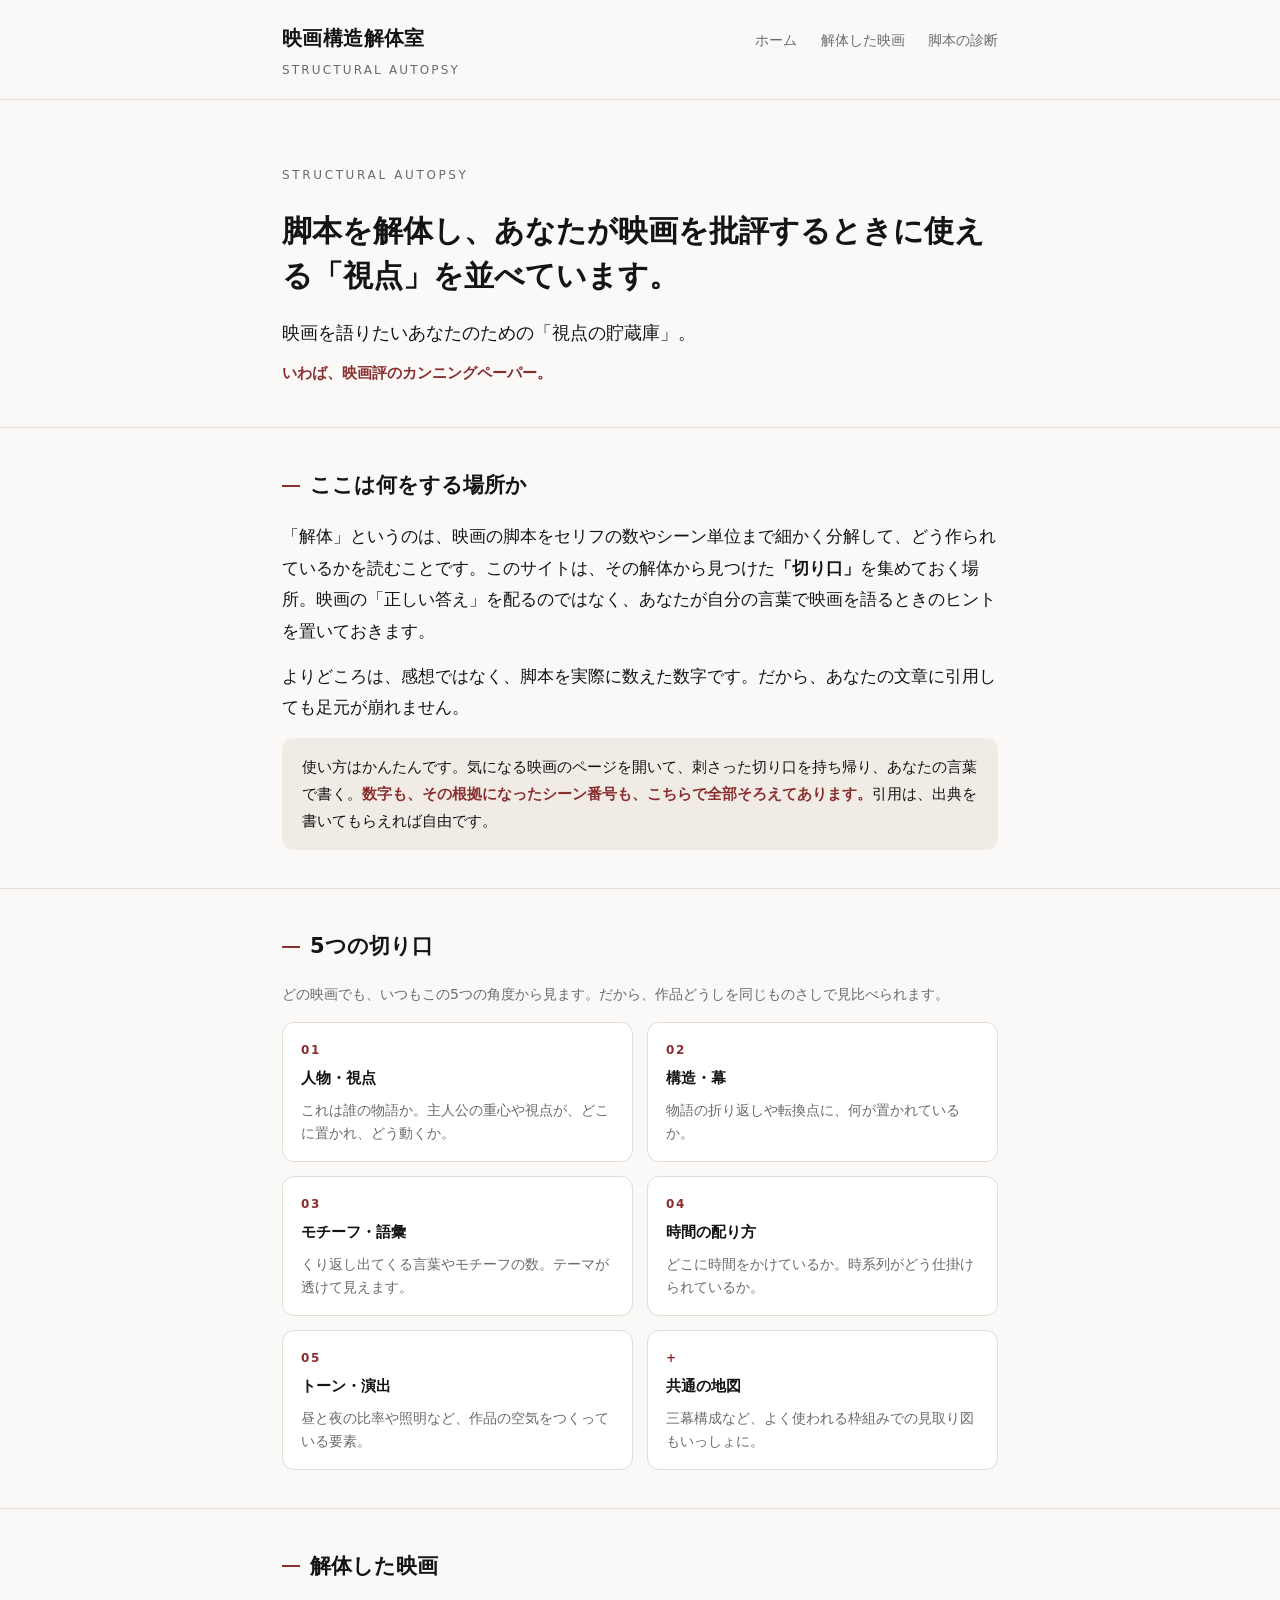
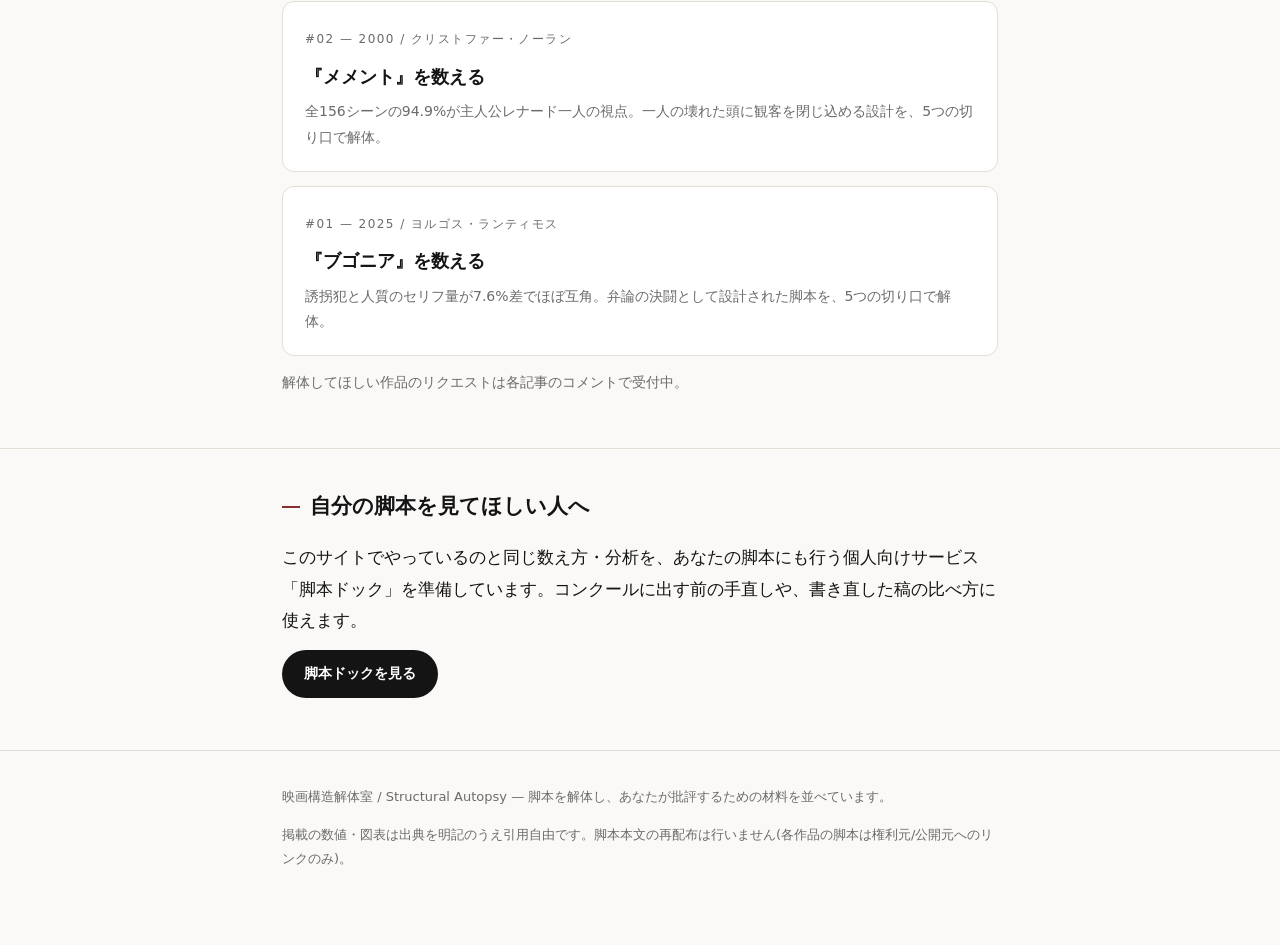
<file: index.html>
<!DOCTYPE html>
<html lang="ja">
<head>
<meta charset="utf-8">
<meta name="viewport" content="width=device-width, initial-scale=1">
<title>映画構造解体室 / Structural Autopsy</title>
<meta name="description" content="映画を語りたいあなたのための「視点の貯蔵庫」。脚本を解体し、批評に使える「視点」を並べています。">
<meta property="og:title" content="映画構造解体室 / Structural Autopsy">
<meta property="og:description" content="脚本を解体し、あなたが映画を批評するときに使える「視点」を並べる、映画批評のためのカンニングペーパー。">
<meta property="og:type" content="website">
<link rel="stylesheet" href="style.css">
</head>
<body>

<header class="site-head">
  <div class="wrap">
    <a class="brand" href="index.html">映画構造解体室<small>Structural Autopsy</small></a>
    <nav class="nav">
      <a href="index.html">ホーム</a>
      <a href="bugonia.html">解体した映画</a>
      <a href="dock.html">脚本の診断</a>
    </nav>
  </div>
</header>

<div class="hero">
  <div class="wrap">
    <p class="en">Structural Autopsy</p>
    <h1>脚本を解体し、あなたが映画を批評するときに使える「視点」を並べています。</h1>
    <p class="lead">映画を語りたいあなたのための「視点の貯蔵庫」。</p>
    <p class="sub">いわば、映画評のカンニングペーパー。</p>
  </div>
</div>

<section>
  <div class="wrap">
    <h2>ここは何をする場所か</h2>
    <p>「解体」というのは、映画の脚本をセリフの数やシーン単位まで細かく分解して、どう作られているかを読むことです。このサイトは、その解体から見つけた<strong>「切り口」</strong>を集めておく場所。映画の「正しい答え」を配るのではなく、あなたが自分の言葉で映画を語るときのヒントを置いておきます。</p>
    <p>よりどころは、感想ではなく、脚本を実際に数えた数字です。だから、あなたの文章に引用しても足元が崩れません。</p>
    <div class="callout">
      使い方はかんたんです。気になる映画のページを開いて、刺さった切り口を持ち帰り、あなたの言葉で書く。<strong>数字も、その根拠になったシーン番号も、こちらで全部そろえてあります。</strong>引用は、出典を書いてもらえれば自由です。
    </div>
  </div>
</section>

<section>
  <div class="wrap">
    <h2>5つの切り口</h2>
    <p class="muted">どの映画でも、いつもこの5つの角度から見ます。だから、作品どうしを同じものさしで見比べられます。</p>
    <div class="shelves">
      <div class="shelf"><div class="n">01</div><h4>人物・視点</h4><p>これは誰の物語か。主人公の重心や視点が、どこに置かれ、どう動くか。</p></div>
      <div class="shelf"><div class="n">02</div><h4>構造・幕</h4><p>物語の折り返しや転換点に、何が置かれているか。</p></div>
      <div class="shelf"><div class="n">03</div><h4>モチーフ・語彙</h4><p>くり返し出てくる言葉やモチーフの数。テーマが透けて見えます。</p></div>
      <div class="shelf"><div class="n">04</div><h4>時間の配り方</h4><p>どこに時間をかけているか。時系列がどう仕掛けられているか。</p></div>
      <div class="shelf"><div class="n">05</div><h4>トーン・演出</h4><p>昼と夜の比率や照明など、作品の空気をつくっている要素。</p></div>
      <div class="shelf"><div class="n">+</div><h4>共通の地図</h4><p>三幕構成など、よく使われる枠組みでの見取り図もいっしょに。</p></div>
    </div>
  </div>
</section>

<section>
  <div class="wrap">
    <h2>解体した映画</h2>
    <a class="entry" href="memento.html">
      <span class="tag">#02 — 2000 / クリストファー・ノーラン</span>
      <h3>『メメント』を数える</h3>
      <p>全156シーンの94.9%が主人公レナード一人の視点。一人の壊れた頭に観客を閉じ込める設計を、5つの切り口で解体。</p>
    </a>
    <a class="entry" href="bugonia.html">
      <span class="tag">#01 — 2025 / ヨルゴス・ランティモス</span>
      <h3>『ブゴニア』を数える</h3>
      <p>誘拐犯と人質のセリフ量が7.6%差でほぼ互角。弁論の決闘として設計された脚本を、5つの切り口で解体。</p>
    </a>
    <p class="muted">解体してほしい作品のリクエストは各記事のコメントで受付中。</p>
  </div>
</section>

<section>
  <div class="wrap">
    <h2>自分の脚本を見てほしい人へ</h2>
    <p>このサイトでやっているのと同じ数え方・分析を、あなたの脚本にも行う個人向けサービス「脚本ドック」を準備しています。コンクールに出す前の手直しや、書き直した稿の比べ方に使えます。</p>
    <p><a class="btn" href="dock.html">脚本ドックを見る</a></p>
  </div>
</section>

<footer class="site-foot">
  <div class="wrap">
    <p>映画構造解体室 / Structural Autopsy — 脚本を解体し、あなたが批評するための材料を並べています。</p>
    <p>掲載の数値・図表は出典を明記のうえ引用自由です。脚本本文の再配布は行いません(各作品の脚本は権利元/公開元へのリンクのみ)。</p>
  </div>
</footer>

<!-- Cloudflare Web Analytics --><script defer src="https://static.cloudflareinsights.com/beacon.min.js" data-cf-beacon='{"token": "09574a74dbfd4d34b3678c488ac3f23f"}'></script><!-- End Cloudflare Web Analytics -->
</body>
</html>
</file>
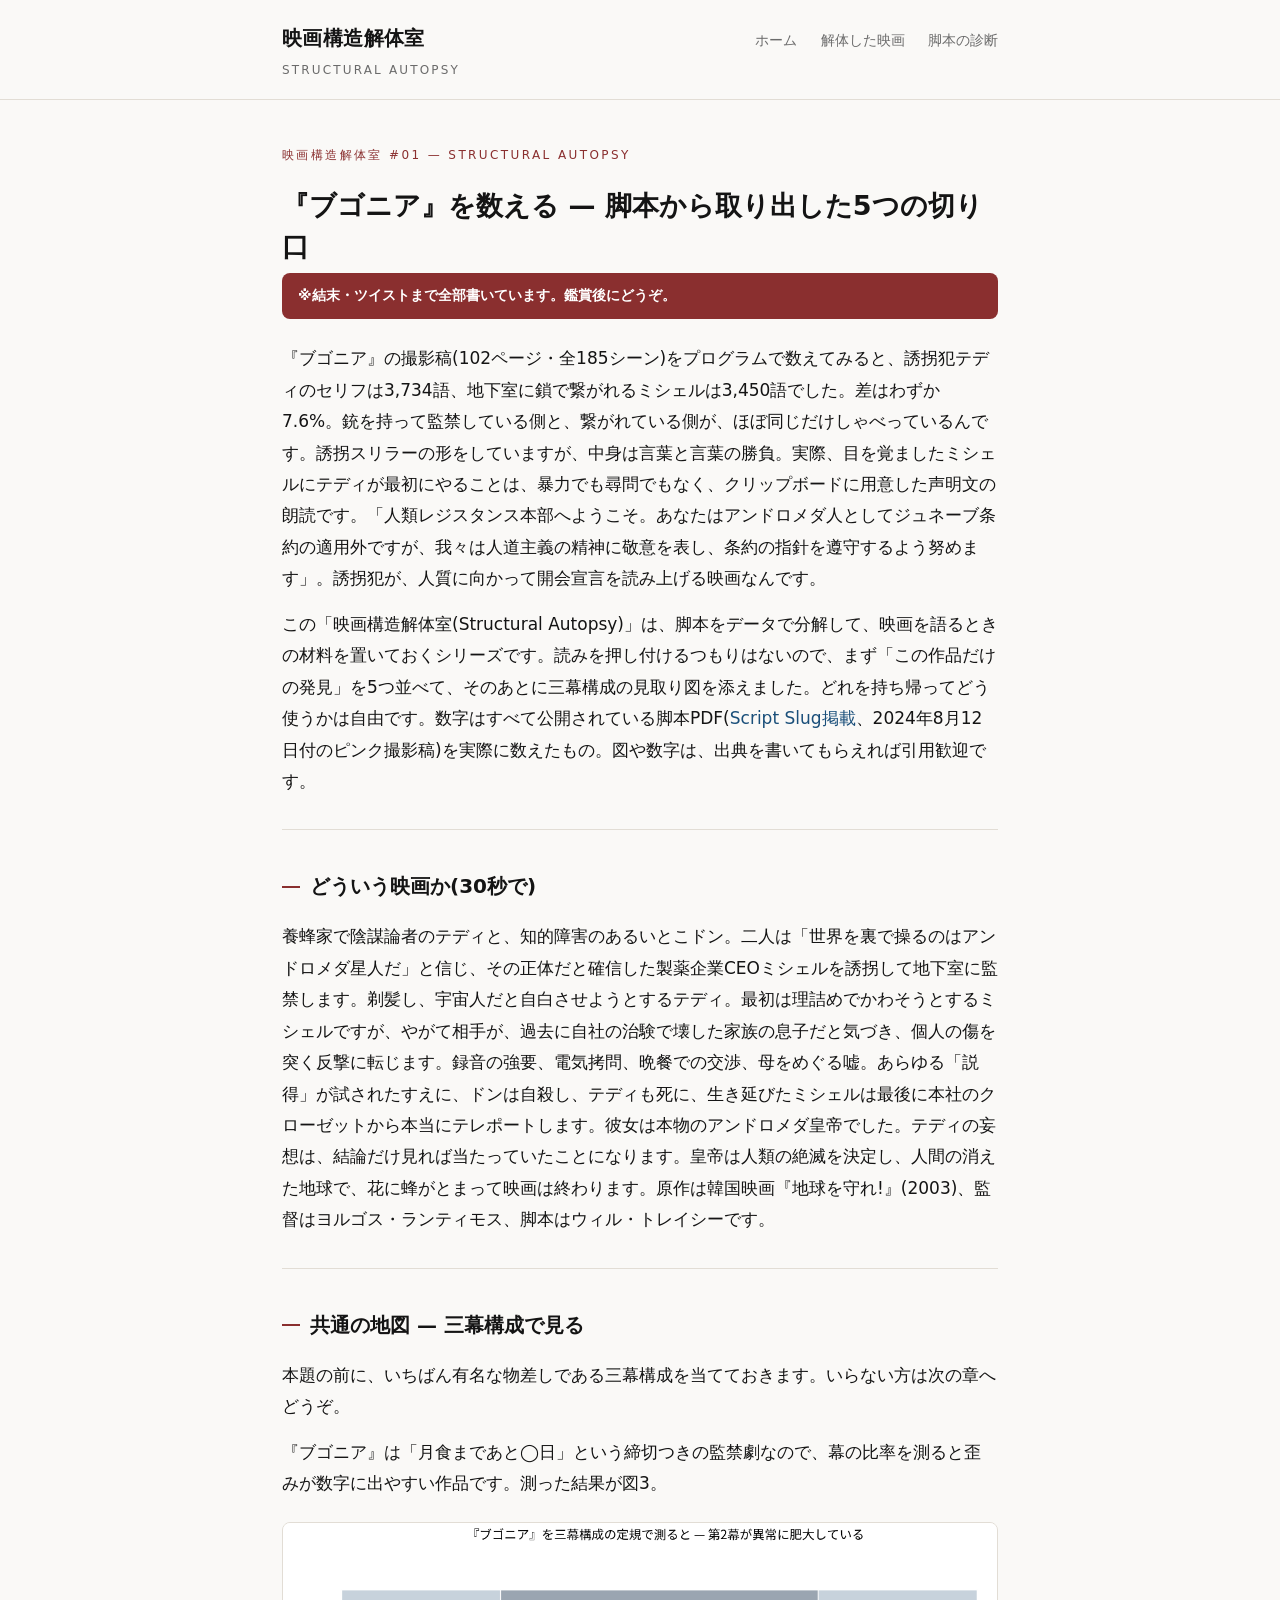
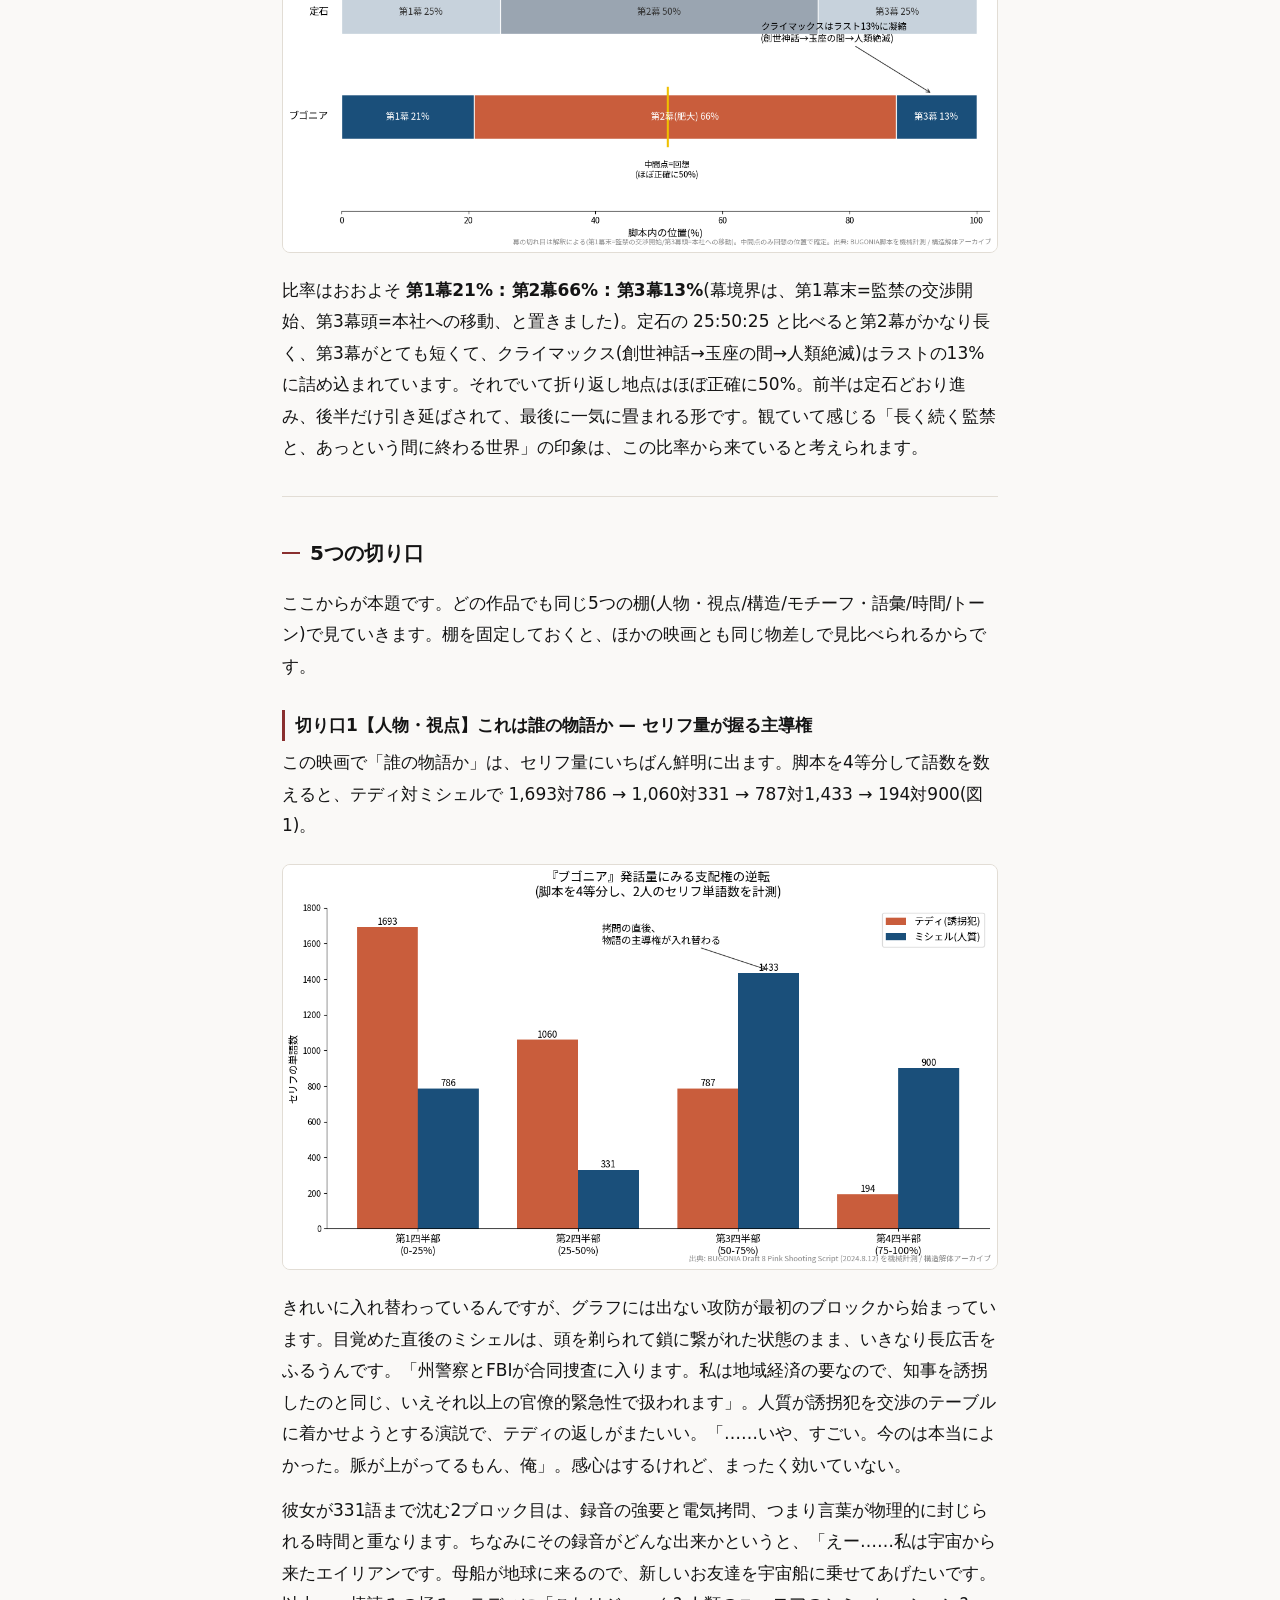
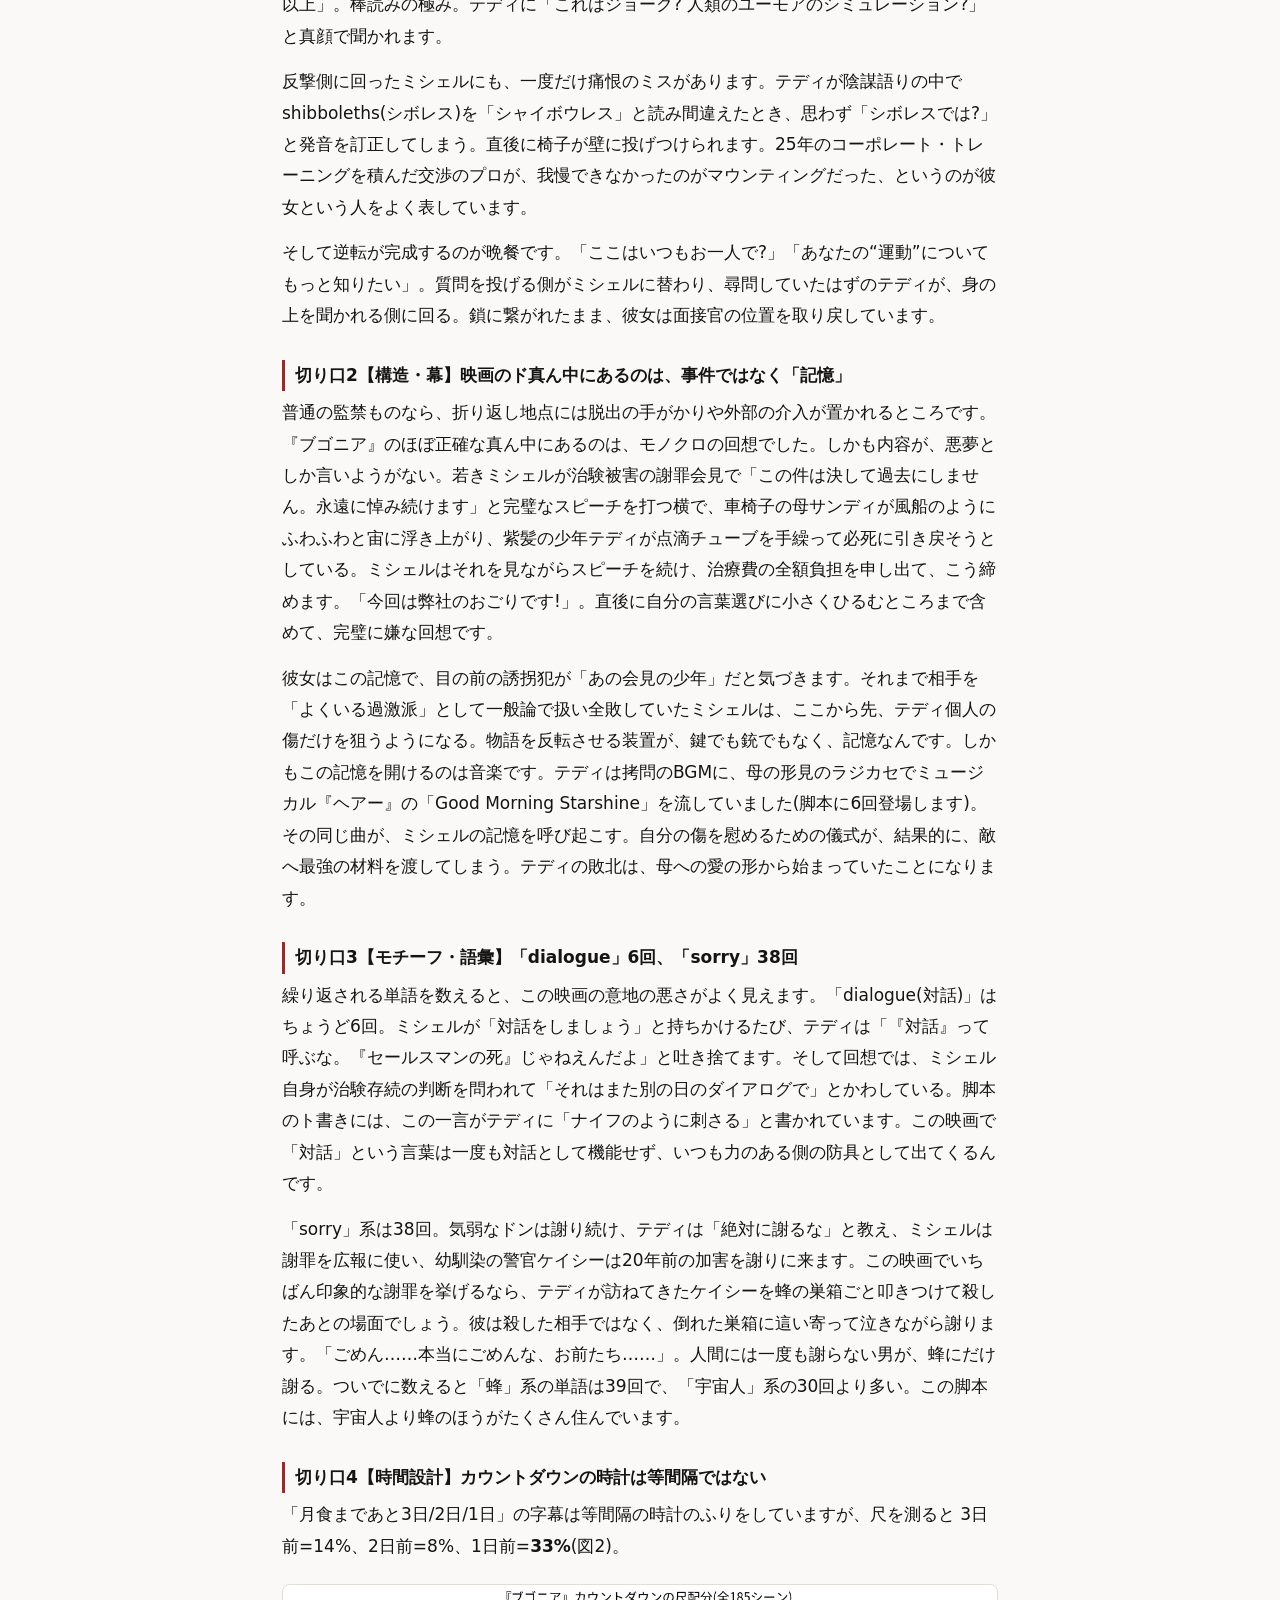
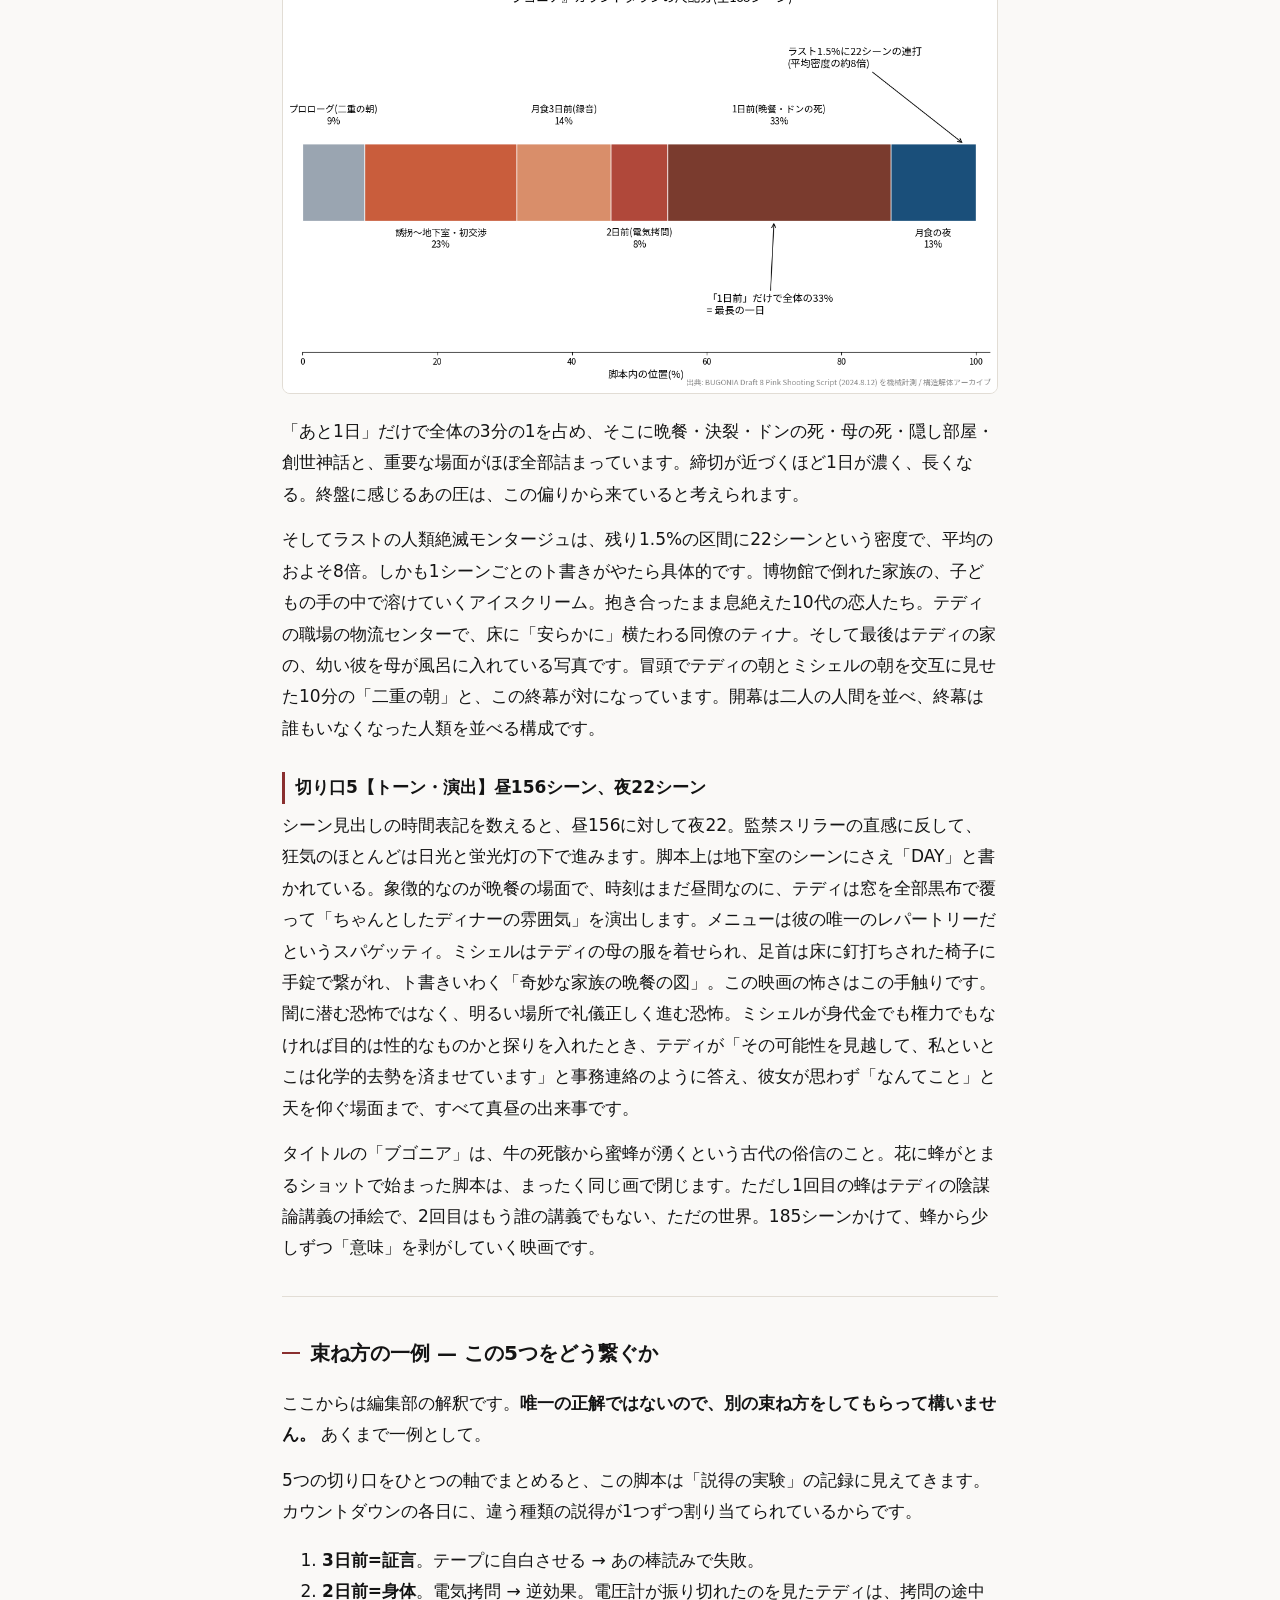
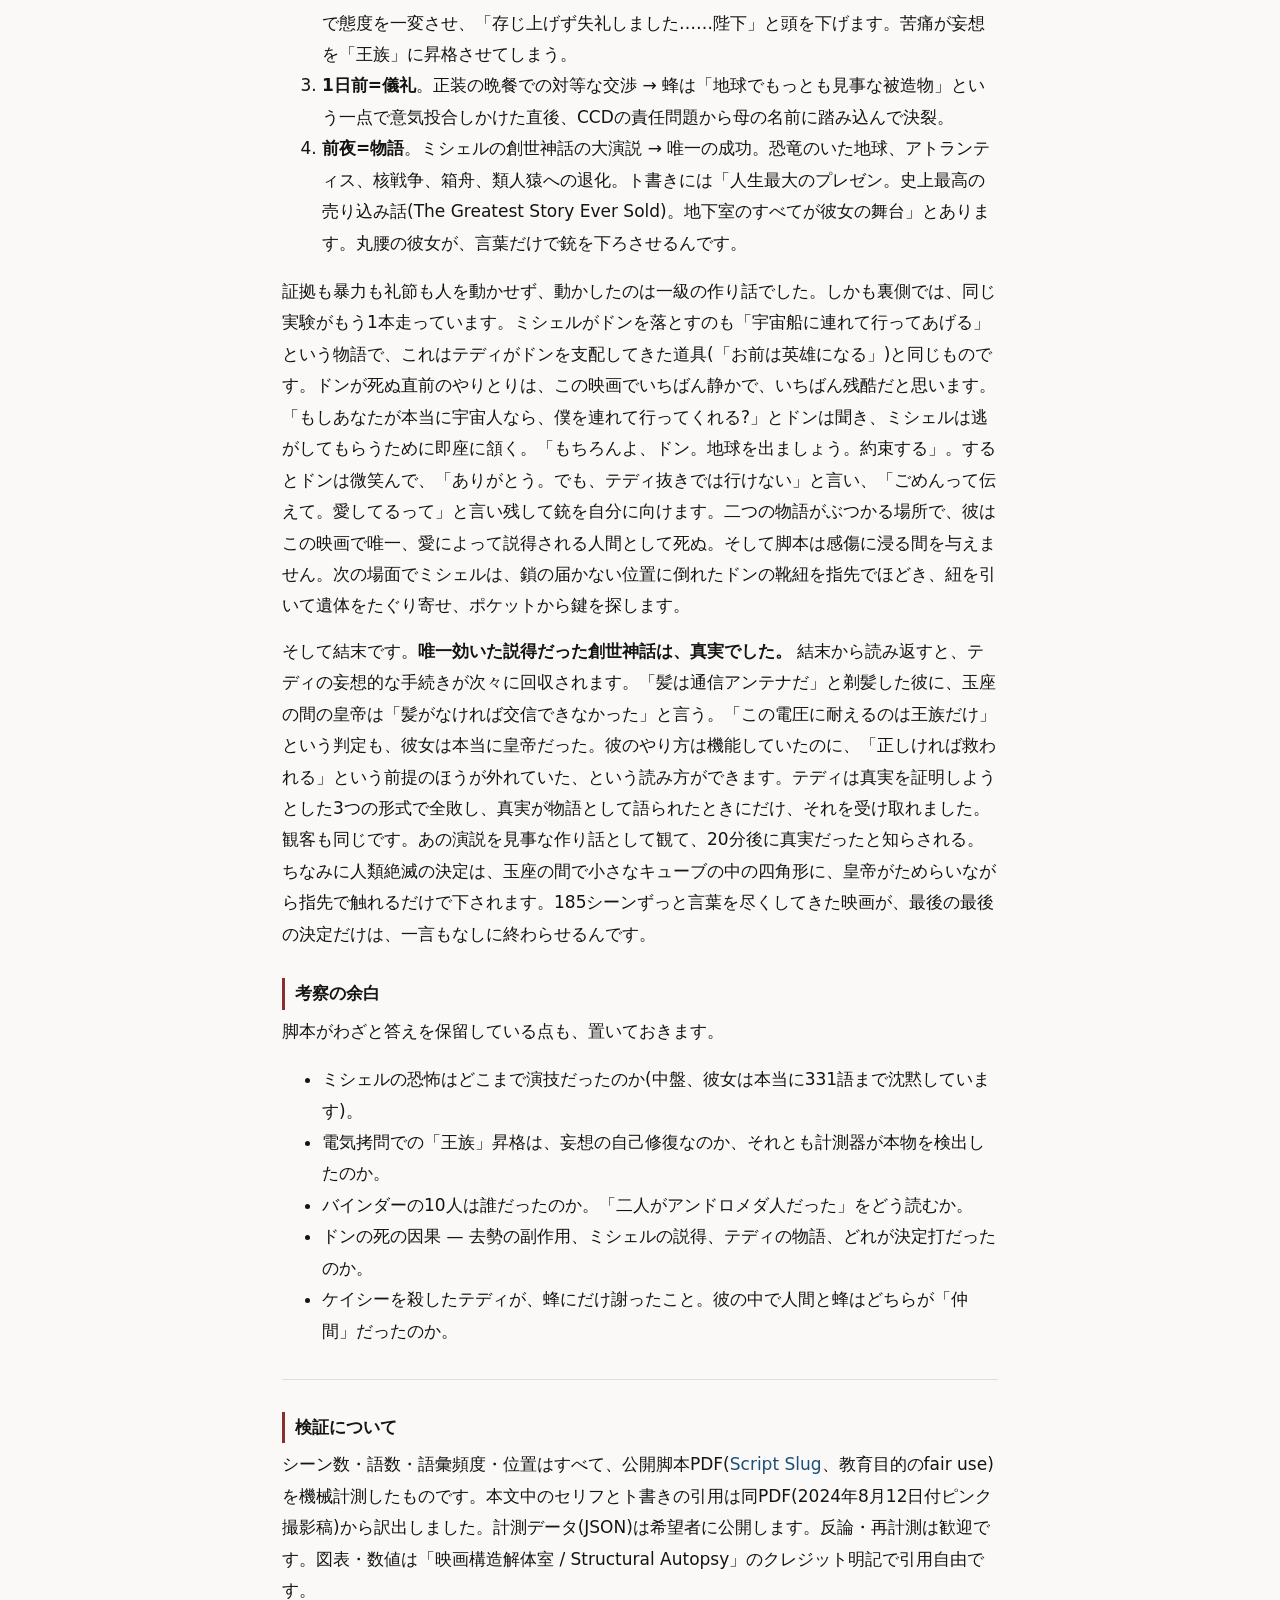
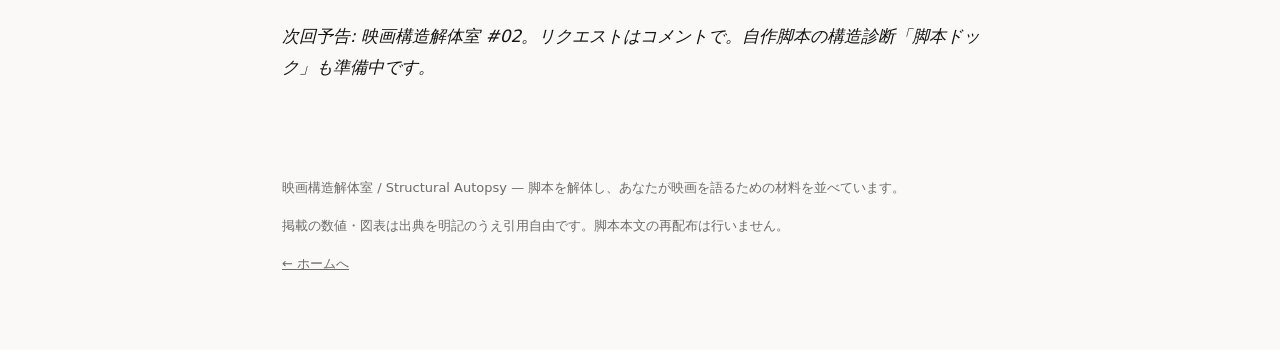
<file: bugonia.html>
<!DOCTYPE html>
<html lang="ja">
<head>
<meta charset="utf-8">
<meta name="viewport" content="width=device-width, initial-scale=1">
<title>『ブゴニア』を数える | 映画構造解体室</title>
<meta name="description" content="『ブゴニア』の脚本を5つの切り口で解体。誘拐犯と人質のセリフ量は7.6%差でほぼ互角だった。">
<meta property="og:title" content="『ブゴニア』を数える — 脚本から取り出した5つの切り口">
<meta property="og:description" content="誘拐犯と人質のセリフ量が7.6%差でほぼ互角。言葉と言葉の勝負として設計された脚本を数える。">
<meta property="og:type" content="article">
<link rel="stylesheet" href="style.css">
</head>
<body>
<header class="site-head">
  <div class="wrap">
    <a class="brand" href="index.html">映画構造解体室<small>Structural Autopsy</small></a>
    <nav class="nav">
      <a href="index.html">ホーム</a>
      <a href="bugonia.html">解体した映画</a>
      <a href="dock.html">脚本の診断</a>
    </nav>
  </div>
</header>
<div class="article">
  <div class="wrap">
    <p class="kicker">映画構造解体室 #01 — Structural Autopsy</p>
    <h1>『ブゴニア』を数える — 脚本から取り出した5つの切り口</h1>
    <p class="spoiler">※結末・ツイストまで全部書いています。鑑賞後にどうぞ。</p>
<p>『ブゴニア』の撮影稿(102ページ・全185シーン)をプログラムで数えてみると、誘拐犯テディのセリフは3,734語、地下室に鎖で繋がれるミシェルは3,450語でした。差はわずか7.6%。銃を持って監禁している側と、繋がれている側が、ほぼ同じだけしゃべっているんです。誘拐スリラーの形をしていますが、中身は言葉と言葉の勝負。実際、目を覚ましたミシェルにテディが最初にやることは、暴力でも尋問でもなく、クリップボードに用意した声明文の朗読です。「人類レジスタンス本部へようこそ。あなたはアンドロメダ人としてジュネーブ条約の適用外ですが、我々は人道主義の精神に敬意を表し、条約の指針を遵守するよう努めます」。誘拐犯が、人質に向かって開会宣言を読み上げる映画なんです。</p>
<p>この「映画構造解体室(Structural Autopsy)」は、脚本をデータで分解して、映画を語るときの材料を置いておくシリーズです。読みを押し付けるつもりはないので、まず「この作品だけの発見」を5つ並べて、そのあとに三幕構成の見取り図を添えました。どれを持ち帰ってどう使うかは自由です。数字はすべて公開されている脚本PDF(<a href="https://www.scriptslug.com/script/bugonia-2025">Script Slug掲載</a>、2024年8月12日付のピンク撮影稿)を実際に数えたもの。図や数字は、出典を書いてもらえれば引用歓迎です。</p>
<hr />
<h2 id="どういう映画か30秒で">どういう映画か(30秒で)</h2>
<p>養蜂家で陰謀論者のテディと、知的障害のあるいとこドン。二人は「世界を裏で操るのはアンドロメダ星人だ」と信じ、その正体だと確信した製薬企業CEOミシェルを誘拐して地下室に監禁します。剃髪し、宇宙人だと自白させようとするテディ。最初は理詰めでかわそうとするミシェルですが、やがて相手が、過去に自社の治験で壊した家族の息子だと気づき、個人の傷を突く反撃に転じます。録音の強要、電気拷問、晩餐での交渉、母をめぐる嘘。あらゆる「説得」が試されたすえに、ドンは自殺し、テディも死に、生き延びたミシェルは最後に本社のクローゼットから本当にテレポートします。彼女は本物のアンドロメダ皇帝でした。テディの妄想は、結論だけ見れば当たっていたことになります。皇帝は人類の絶滅を決定し、人間の消えた地球で、花に蜂がとまって映画は終わります。原作は韓国映画『地球を守れ!』(2003)、監督はヨルゴス・ランティモス、脚本はウィル・トレイシーです。</p>
<hr />
<h2 id="共通の地図-三幕構成で見る">共通の地図 — 三幕構成で見る</h2>
<p>本題の前に、いちばん有名な物差しである三幕構成を当てておきます。いらない方は次の章へどうぞ。</p>
<p>『ブゴニア』は「月食まであと◯日」という締切つきの監禁劇なので、幕の比率を測ると歪みが数字に出やすい作品です。測った結果が図3。</p>
<p><img src="assets/chart3.png" alt="三幕の地図" />比率はおおよそ <strong>第1幕21% : 第2幕66% : 第3幕13%</strong>(幕境界は、第1幕末=監禁の交渉開始、第3幕頭=本社への移動、と置きました)。定石の 25:50:25 と比べると第2幕がかなり長く、第3幕がとても短くて、クライマックス(創世神話→玉座の間→人類絶滅)はラストの13%に詰め込まれています。それでいて折り返し地点はほぼ正確に50%。前半は定石どおり進み、後半だけ引き延ばされて、最後に一気に畳まれる形です。観ていて感じる「長く続く監禁と、あっという間に終わる世界」の印象は、この比率から来ていると考えられます。</p>
<hr />
<h2 id="つの切り口">5つの切り口</h2>
<p>ここからが本題です。どの作品でも同じ5つの棚(人物・視点/構造/モチーフ・語彙/時間/トーン)で見ていきます。棚を固定しておくと、ほかの映画とも同じ物差しで見比べられるからです。</p>
<h3 id="切り口1人物視点これは誰の物語か-セリフ量が握る主導権">切り口1【人物・視点】これは誰の物語か — セリフ量が握る主導権</h3>
<p>この映画で「誰の物語か」は、セリフ量にいちばん鮮明に出ます。脚本を4等分して語数を数えると、テディ対ミシェルで 1,693対786 → 1,060対331 → 787対1,433 → 194対900(図1)。</p>
<p><img src="assets/chart1.png" alt="発話量の逆転" />きれいに入れ替わっているんですが、グラフには出ない攻防が最初のブロックから始まっています。目覚めた直後のミシェルは、頭を剃られて鎖に繋がれた状態のまま、いきなり長広舌をふるうんです。「州警察とFBIが合同捜査に入ります。私は地域経済の要なので、知事を誘拐したのと同じ、いえそれ以上の官僚的緊急性で扱われます」。人質が誘拐犯を交渉のテーブルに着かせようとする演説で、テディの返しがまたいい。「……いや、すごい。今のは本当によかった。脈が上がってるもん、俺」。感心はするけれど、まったく効いていない。</p>
<p>彼女が331語まで沈む2ブロック目は、録音の強要と電気拷問、つまり言葉が物理的に封じられる時間と重なります。ちなみにその録音がどんな出来かというと、「えー……私は宇宙から来たエイリアンです。母船が地球に来るので、新しいお友達を宇宙船に乗せてあげたいです。以上」。棒読みの極み。テディに「これはジョーク? 人類のユーモアのシミュレーション?」と真顔で聞かれます。</p>
<p>反撃側に回ったミシェルにも、一度だけ痛恨のミスがあります。テディが陰謀語りの中で shibboleths(シボレス)を「シャイボウレス」と読み間違えたとき、思わず「シボレスでは?」と発音を訂正してしまう。直後に椅子が壁に投げつけられます。25年のコーポレート・トレーニングを積んだ交渉のプロが、我慢できなかったのがマウンティングだった、というのが彼女という人をよく表しています。</p>
<p>そして逆転が完成するのが晩餐です。「ここはいつもお一人で?」「あなたの“運動”についてもっと知りたい」。質問を投げる側がミシェルに替わり、尋問していたはずのテディが、身の上を聞かれる側に回る。鎖に繋がれたまま、彼女は面接官の位置を取り戻しています。</p>
<h3 id="切り口2構造幕映画のド真ん中にあるのは事件ではなく記憶">切り口2【構造・幕】映画のド真ん中にあるのは、事件ではなく「記憶」</h3>
<p>普通の監禁ものなら、折り返し地点には脱出の手がかりや外部の介入が置かれるところです。『ブゴニア』のほぼ正確な真ん中にあるのは、モノクロの回想でした。しかも内容が、悪夢としか言いようがない。若きミシェルが治験被害の謝罪会見で「この件は決して過去にしません。永遠に悼み続けます」と完璧なスピーチを打つ横で、車椅子の母サンディが風船のようにふわふわと宙に浮き上がり、紫髪の少年テディが点滴チューブを手繰って必死に引き戻そうとしている。ミシェルはそれを見ながらスピーチを続け、治療費の全額負担を申し出て、こう締めます。「今回は弊社のおごりです!」。直後に自分の言葉選びに小さくひるむところまで含めて、完璧に嫌な回想です。</p>
<p>彼女はこの記憶で、目の前の誘拐犯が「あの会見の少年」だと気づきます。それまで相手を「よくいる過激派」として一般論で扱い全敗していたミシェルは、ここから先、テディ個人の傷だけを狙うようになる。物語を反転させる装置が、鍵でも銃でもなく、記憶なんです。しかもこの記憶を開けるのは音楽です。テディは拷問のBGMに、母の形見のラジカセでミュージカル『ヘアー』の「Good Morning Starshine」を流していました(脚本に6回登場します)。その同じ曲が、ミシェルの記憶を呼び起こす。自分の傷を慰めるための儀式が、結果的に、敵へ最強の材料を渡してしまう。テディの敗北は、母への愛の形から始まっていたことになります。</p>
<h3 id="切り口3モチーフ語彙dialogue6回sorry38回">切り口3【モチーフ・語彙】「dialogue」6回、「sorry」38回</h3>
<p>繰り返される単語を数えると、この映画の意地の悪さがよく見えます。「dialogue(対話)」はちょうど6回。ミシェルが「対話をしましょう」と持ちかけるたび、テディは「『対話』って呼ぶな。『セールスマンの死』じゃねえんだよ」と吐き捨てます。そして回想では、ミシェル自身が治験存続の判断を問われて「それはまた別の日のダイアログで」とかわしている。脚本のト書きには、この一言がテディに「ナイフのように刺さる」と書かれています。この映画で「対話」という言葉は一度も対話として機能せず、いつも力のある側の防具として出てくるんです。</p>
<p>「sorry」系は38回。気弱なドンは謝り続け、テディは「絶対に謝るな」と教え、ミシェルは謝罪を広報に使い、幼馴染の警官ケイシーは20年前の加害を謝りに来ます。この映画でいちばん印象的な謝罪を挙げるなら、テディが訪ねてきたケイシーを蜂の巣箱ごと叩きつけて殺したあとの場面でしょう。彼は殺した相手ではなく、倒れた巣箱に這い寄って泣きながら謝ります。「ごめん……本当にごめんな、お前たち……」。人間には一度も謝らない男が、蜂にだけ謝る。ついでに数えると「蜂」系の単語は39回で、「宇宙人」系の30回より多い。この脚本には、宇宙人より蜂のほうがたくさん住んでいます。</p>
<h3 id="切り口4時間設計カウントダウンの時計は等間隔ではない">切り口4【時間設計】カウントダウンの時計は等間隔ではない</h3>
<p>「月食まであと3日/2日/1日」の字幕は等間隔の時計のふりをしていますが、尺を測ると 3日前=14%、2日前=8%、1日前=<strong>33%</strong>(図2)。</p>
<p><img src="assets/chart2.png" alt="カウントダウン構造" />「あと1日」だけで全体の3分の1を占め、そこに晩餐・決裂・ドンの死・母の死・隠し部屋・創世神話と、重要な場面がほぼ全部詰まっています。締切が近づくほど1日が濃く、長くなる。終盤に感じるあの圧は、この偏りから来ていると考えられます。</p>
<p>そしてラストの人類絶滅モンタージュは、残り1.5%の区間に22シーンという密度で、平均のおよそ8倍。しかも1シーンごとのト書きがやたら具体的です。博物館で倒れた家族の、子どもの手の中で溶けていくアイスクリーム。抱き合ったまま息絶えた10代の恋人たち。テディの職場の物流センターで、床に「安らかに」横たわる同僚のティナ。そして最後はテディの家の、幼い彼を母が風呂に入れている写真です。冒頭でテディの朝とミシェルの朝を交互に見せた10分の「二重の朝」と、この終幕が対になっています。開幕は二人の人間を並べ、終幕は誰もいなくなった人類を並べる構成です。</p>
<h3 id="切り口5トーン演出昼156シーン夜22シーン">切り口5【トーン・演出】昼156シーン、夜22シーン</h3>
<p>シーン見出しの時間表記を数えると、昼156に対して夜22。監禁スリラーの直感に反して、狂気のほとんどは日光と蛍光灯の下で進みます。脚本上は地下室のシーンにさえ「DAY」と書かれている。象徴的なのが晩餐の場面で、時刻はまだ昼間なのに、テディは窓を全部黒布で覆って「ちゃんとしたディナーの雰囲気」を演出します。メニューは彼の唯一のレパートリーだというスパゲッティ。ミシェルはテディの母の服を着せられ、足首は床に釘打ちされた椅子に手錠で繋がれ、ト書きいわく「奇妙な家族の晩餐の図」。この映画の怖さはこの手触りです。闇に潜む恐怖ではなく、明るい場所で礼儀正しく進む恐怖。ミシェルが身代金でも権力でもなければ目的は性的なものかと探りを入れたとき、テディが「その可能性を見越して、私といとこは化学的去勢を済ませています」と事務連絡のように答え、彼女が思わず「なんてこと」と天を仰ぐ場面まで、すべて真昼の出来事です。</p>
<p>タイトルの「ブゴニア」は、牛の死骸から蜜蜂が湧くという古代の俗信のこと。花に蜂がとまるショットで始まった脚本は、まったく同じ画で閉じます。ただし1回目の蜂はテディの陰謀論講義の挿絵で、2回目はもう誰の講義でもない、ただの世界。185シーンかけて、蜂から少しずつ「意味」を剥がしていく映画です。</p>
<hr />
<h2 id="束ね方の一例-この5つをどう繋ぐか">束ね方の一例 — この5つをどう繋ぐか</h2>
<p>ここからは編集部の解釈です。<strong>唯一の正解ではないので、別の束ね方をしてもらって構いません。</strong> あくまで一例として。</p>
<p>5つの切り口をひとつの軸でまとめると、この脚本は「説得の実験」の記録に見えてきます。カウントダウンの各日に、違う種類の説得が1つずつ割り当てられているからです。</p>
<ol type="1">
<li><strong>3日前=証言</strong>。テープに自白させる → あの棒読みで失敗。</li>
<li><strong>2日前=身体</strong>。電気拷問 → 逆効果。電圧計が振り切れたのを見たテディは、拷問の途中で態度を一変させ、「存じ上げず失礼しました……陛下」と頭を下げます。苦痛が妄想を「王族」に昇格させてしまう。</li>
<li><strong>1日前=儀礼</strong>。正装の晩餐での対等な交渉 → 蜂は「地球でもっとも見事な被造物」という一点で意気投合しかけた直後、CCDの責任問題から母の名前に踏み込んで決裂。</li>
<li><strong>前夜=物語</strong>。ミシェルの創世神話の大演説 → 唯一の成功。恐竜のいた地球、アトランティス、核戦争、箱舟、類人猿への退化。ト書きには「人生最大のプレゼン。史上最高の売り込み話(The Greatest Story Ever Sold)。地下室のすべてが彼女の舞台」とあります。丸腰の彼女が、言葉だけで銃を下ろさせるんです。</li>
</ol>
<p>証拠も暴力も礼節も人を動かせず、動かしたのは一級の作り話でした。しかも裏側では、同じ実験がもう1本走っています。ミシェルがドンを落とすのも「宇宙船に連れて行ってあげる」という物語で、これはテディがドンを支配してきた道具(「お前は英雄になる」)と同じものです。ドンが死ぬ直前のやりとりは、この映画でいちばん静かで、いちばん残酷だと思います。「もしあなたが本当に宇宙人なら、僕を連れて行ってくれる?」とドンは聞き、ミシェルは逃がしてもらうために即座に頷く。「もちろんよ、ドン。地球を出ましょう。約束する」。するとドンは微笑んで、「ありがとう。でも、テディ抜きでは行けない」と言い、「ごめんって伝えて。愛してるって」と言い残して銃を自分に向けます。二つの物語がぶつかる場所で、彼はこの映画で唯一、愛によって説得される人間として死ぬ。そして脚本は感傷に浸る間を与えません。次の場面でミシェルは、鎖の届かない位置に倒れたドンの靴紐を指先でほどき、紐を引いて遺体をたぐり寄せ、ポケットから鍵を探します。</p>
<p>そして結末です。<strong>唯一効いた説得だった創世神話は、真実でした。</strong> 結末から読み返すと、テディの妄想的な手続きが次々に回収されます。「髪は通信アンテナだ」と剃髪した彼に、玉座の間の皇帝は「髪がなければ交信できなかった」と言う。「この電圧に耐えるのは王族だけ」という判定も、彼女は本当に皇帝だった。彼のやり方は機能していたのに、「正しければ救われる」という前提のほうが外れていた、という読み方ができます。テディは真実を証明しようとした3つの形式で全敗し、真実が物語として語られたときにだけ、それを受け取れました。観客も同じです。あの演説を見事な作り話として観て、20分後に真実だったと知らされる。ちなみに人類絶滅の決定は、玉座の間で小さなキューブの中の四角形に、皇帝がためらいながら指先で触れるだけで下されます。185シーンずっと言葉を尽くしてきた映画が、最後の最後の決定だけは、一言もなしに終わらせるんです。</p>
<h3 id="考察の余白">考察の余白</h3>
<p>脚本がわざと答えを保留している点も、置いておきます。</p>
<ul>
<li>ミシェルの恐怖はどこまで演技だったのか(中盤、彼女は本当に331語まで沈黙しています)。</li>
<li>電気拷問での「王族」昇格は、妄想の自己修復なのか、それとも計測器が本物を検出したのか。</li>
<li>バインダーの10人は誰だったのか。「二人がアンドロメダ人だった」をどう読むか。</li>
<li>ドンの死の因果 — 去勢の副作用、ミシェルの説得、テディの物語、どれが決定打だったのか。</li>
<li>ケイシーを殺したテディが、蜂にだけ謝ったこと。彼の中で人間と蜂はどちらが「仲間」だったのか。</li>
</ul>
<hr />
<h3 id="検証について">検証について</h3>
<p>シーン数・語数・語彙頻度・位置はすべて、公開脚本PDF(<a href="https://www.scriptslug.com/script/bugonia-2025">Script Slug</a>、教育目的のfair use)を機械計測したものです。本文中のセリフとト書きの引用は同PDF(2024年8月12日付ピンク撮影稿)から訳出しました。計測データ(JSON)は希望者に公開します。反論・再計測は歓迎です。図表・数値は「映画構造解体室 / Structural Autopsy」のクレジット明記で引用自由です。</p>
<p><em>次回予告: 映画構造解体室 #02。リクエストはコメントで。自作脚本の構造診断「脚本ドック」も準備中です。</em></p>
  </div>
</div>
<footer class="site-foot">
  <div class="wrap">
    <p>映画構造解体室 / Structural Autopsy — 脚本を解体し、あなたが映画を語るための材料を並べています。</p>
    <p>掲載の数値・図表は出典を明記のうえ引用自由です。脚本本文の再配布は行いません。</p>
    <p><a href="index.html">← ホームへ</a></p>
  </div>
</footer>
<!-- Cloudflare Web Analytics --><script defer src="https://static.cloudflareinsights.com/beacon.min.js" data-cf-beacon='{"token": "09574a74dbfd4d34b3678c488ac3f23f"}'></script><!-- End Cloudflare Web Analytics -->
</body>
</html>
</file>
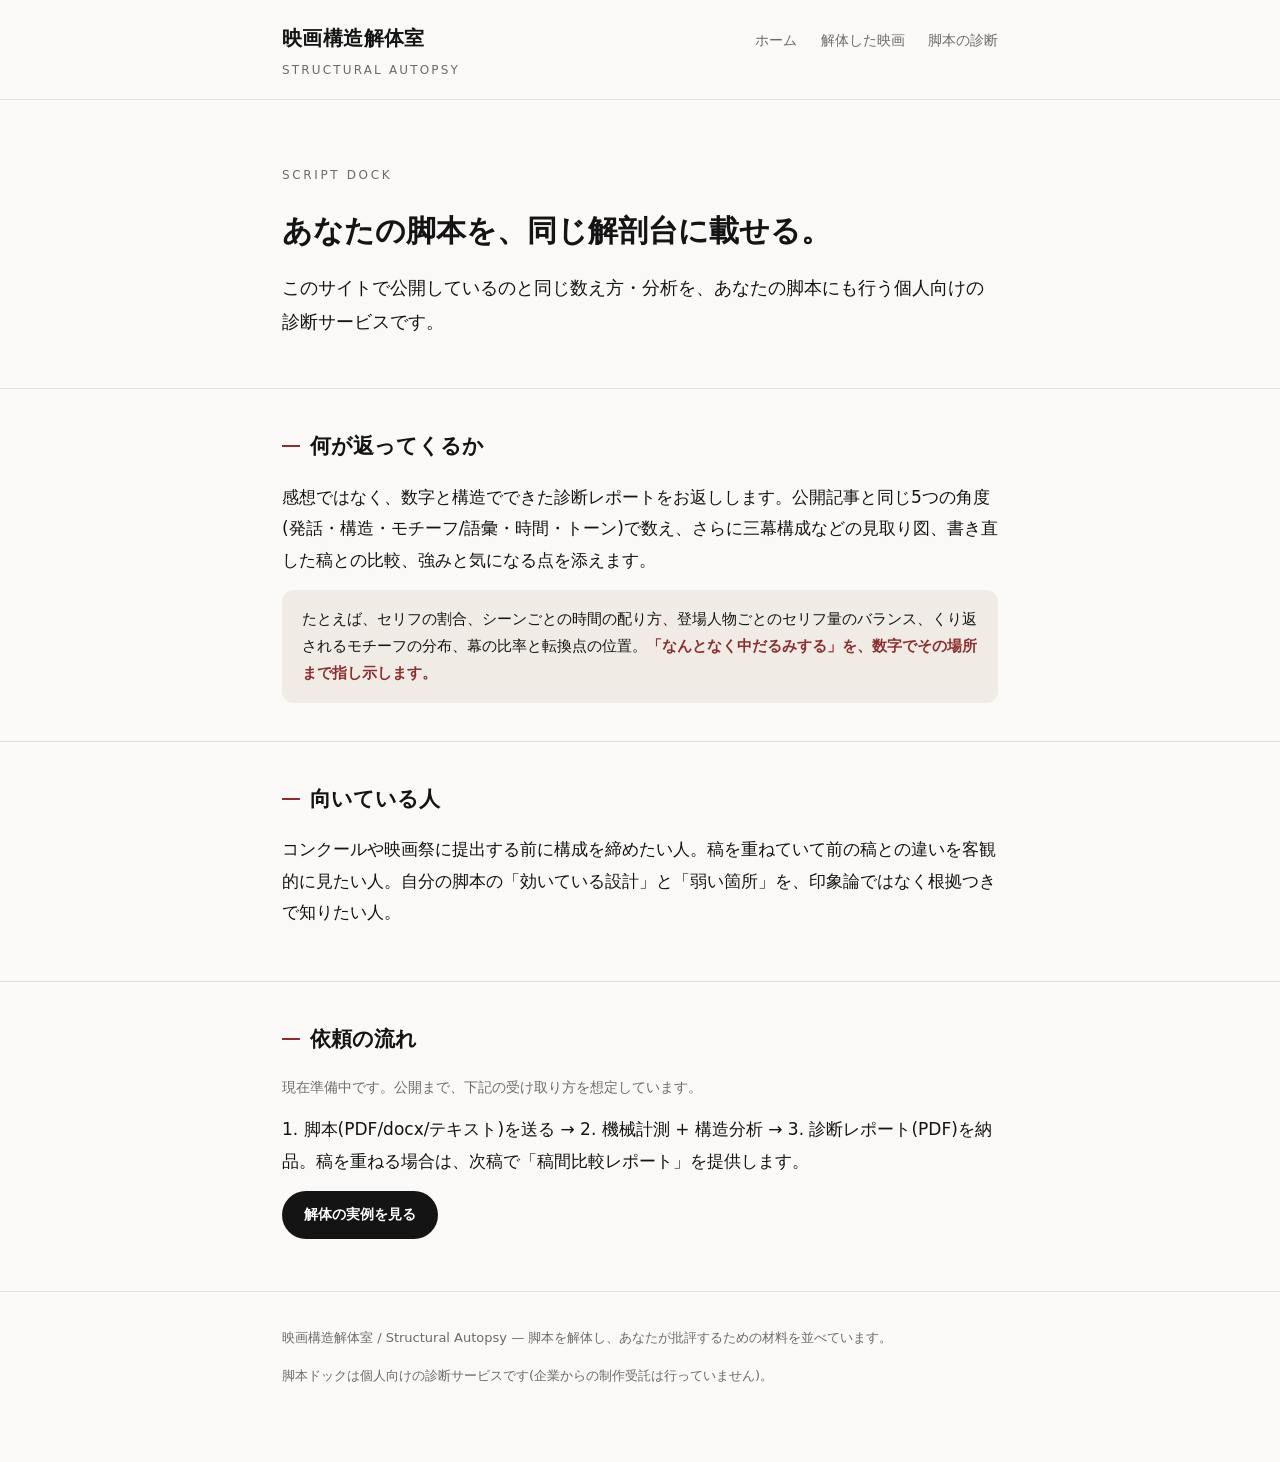
<file: dock.html>
<!DOCTYPE html>
<html lang="ja">
<head>
<meta charset="utf-8">
<meta name="viewport" content="width=device-width, initial-scale=1">
<title>脚本ドック | 映画構造解体室</title>
<meta name="description" content="あなたの脚本を機械計測と構造分析で診断する個人向けサービス。コンクール提出前の推敲や稿ごとの比較に。">
<link rel="stylesheet" href="style.css">
</head>
<body>

<header class="site-head">
  <div class="wrap">
    <a class="brand" href="index.html">映画構造解体室<small>Structural Autopsy</small></a>
    <nav class="nav">
      <a href="index.html">ホーム</a>
      <a href="bugonia.html">解体した映画</a>
      <a href="dock.html">脚本の診断</a>
    </nav>
  </div>
</header>

<div class="hero">
  <div class="wrap">
    <p class="en">Script Dock</p>
    <h1>あなたの脚本を、同じ解剖台に載せる。</h1>
    <p class="lead">このサイトで公開しているのと同じ数え方・分析を、あなたの脚本にも行う個人向けの診断サービスです。</p>
  </div>
</div>

<section>
  <div class="wrap">
    <h2>何が返ってくるか</h2>
    <p>感想ではなく、数字と構造でできた診断レポートをお返しします。公開記事と同じ5つの角度(発話・構造・モチーフ/語彙・時間・トーン)で数え、さらに三幕構成などの見取り図、書き直した稿との比較、強みと気になる点を添えます。</p>
    <div class="callout">
      たとえば、セリフの割合、シーンごとの時間の配り方、登場人物ごとのセリフ量のバランス、くり返されるモチーフの分布、幕の比率と転換点の位置。<strong>「なんとなく中だるみする」を、数字でその場所まで指し示します。</strong>
    </div>
  </div>
</section>

<section>
  <div class="wrap">
    <h2>向いている人</h2>
    <p>コンクールや映画祭に提出する前に構成を締めたい人。稿を重ねていて前の稿との違いを客観的に見たい人。自分の脚本の「効いている設計」と「弱い箇所」を、印象論ではなく根拠つきで知りたい人。</p>
  </div>
</section>

<section>
  <div class="wrap">
    <h2>依頼の流れ</h2>
    <p class="muted">現在準備中です。公開まで、下記の受け取り方を想定しています。</p>
    <p>1. 脚本(PDF/docx/テキスト)を送る → 2. 機械計測 + 構造分析 → 3. 診断レポート(PDF)を納品。稿を重ねる場合は、次稿で「稿間比較レポート」を提供します。</p>
    <p><a class="btn" href="index.html">解体の実例を見る</a></p>
  </div>
</section>

<footer class="site-foot">
  <div class="wrap">
    <p>映画構造解体室 / Structural Autopsy — 脚本を解体し、あなたが批評するための材料を並べています。</p>
    <p>脚本ドックは個人向けの診断サービスです(企業からの制作受託は行っていません)。</p>
  </div>
</footer>

<!-- Cloudflare Web Analytics --><script defer src="https://static.cloudflareinsights.com/beacon.min.js" data-cf-beacon='{"token": "09574a74dbfd4d34b3678c488ac3f23f"}'></script><!-- End Cloudflare Web Analytics -->
</body>
</html>
</file>
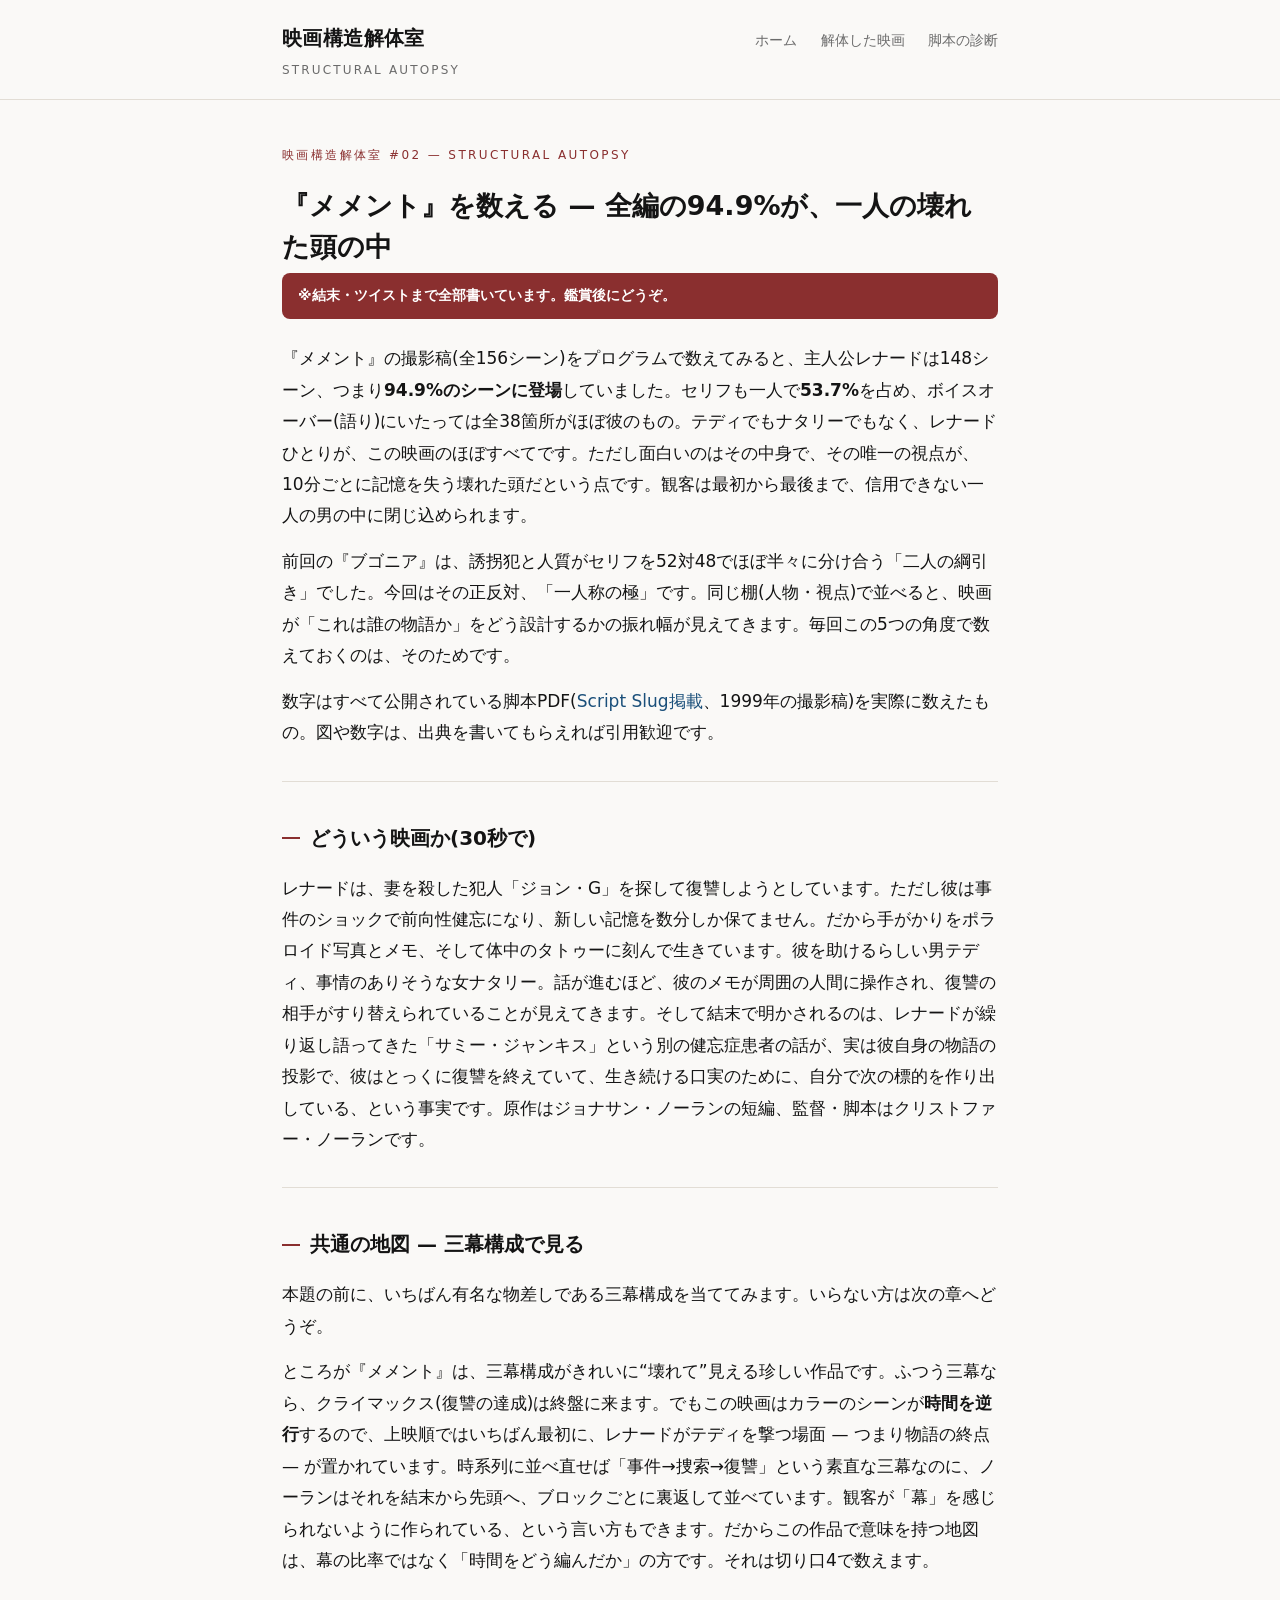
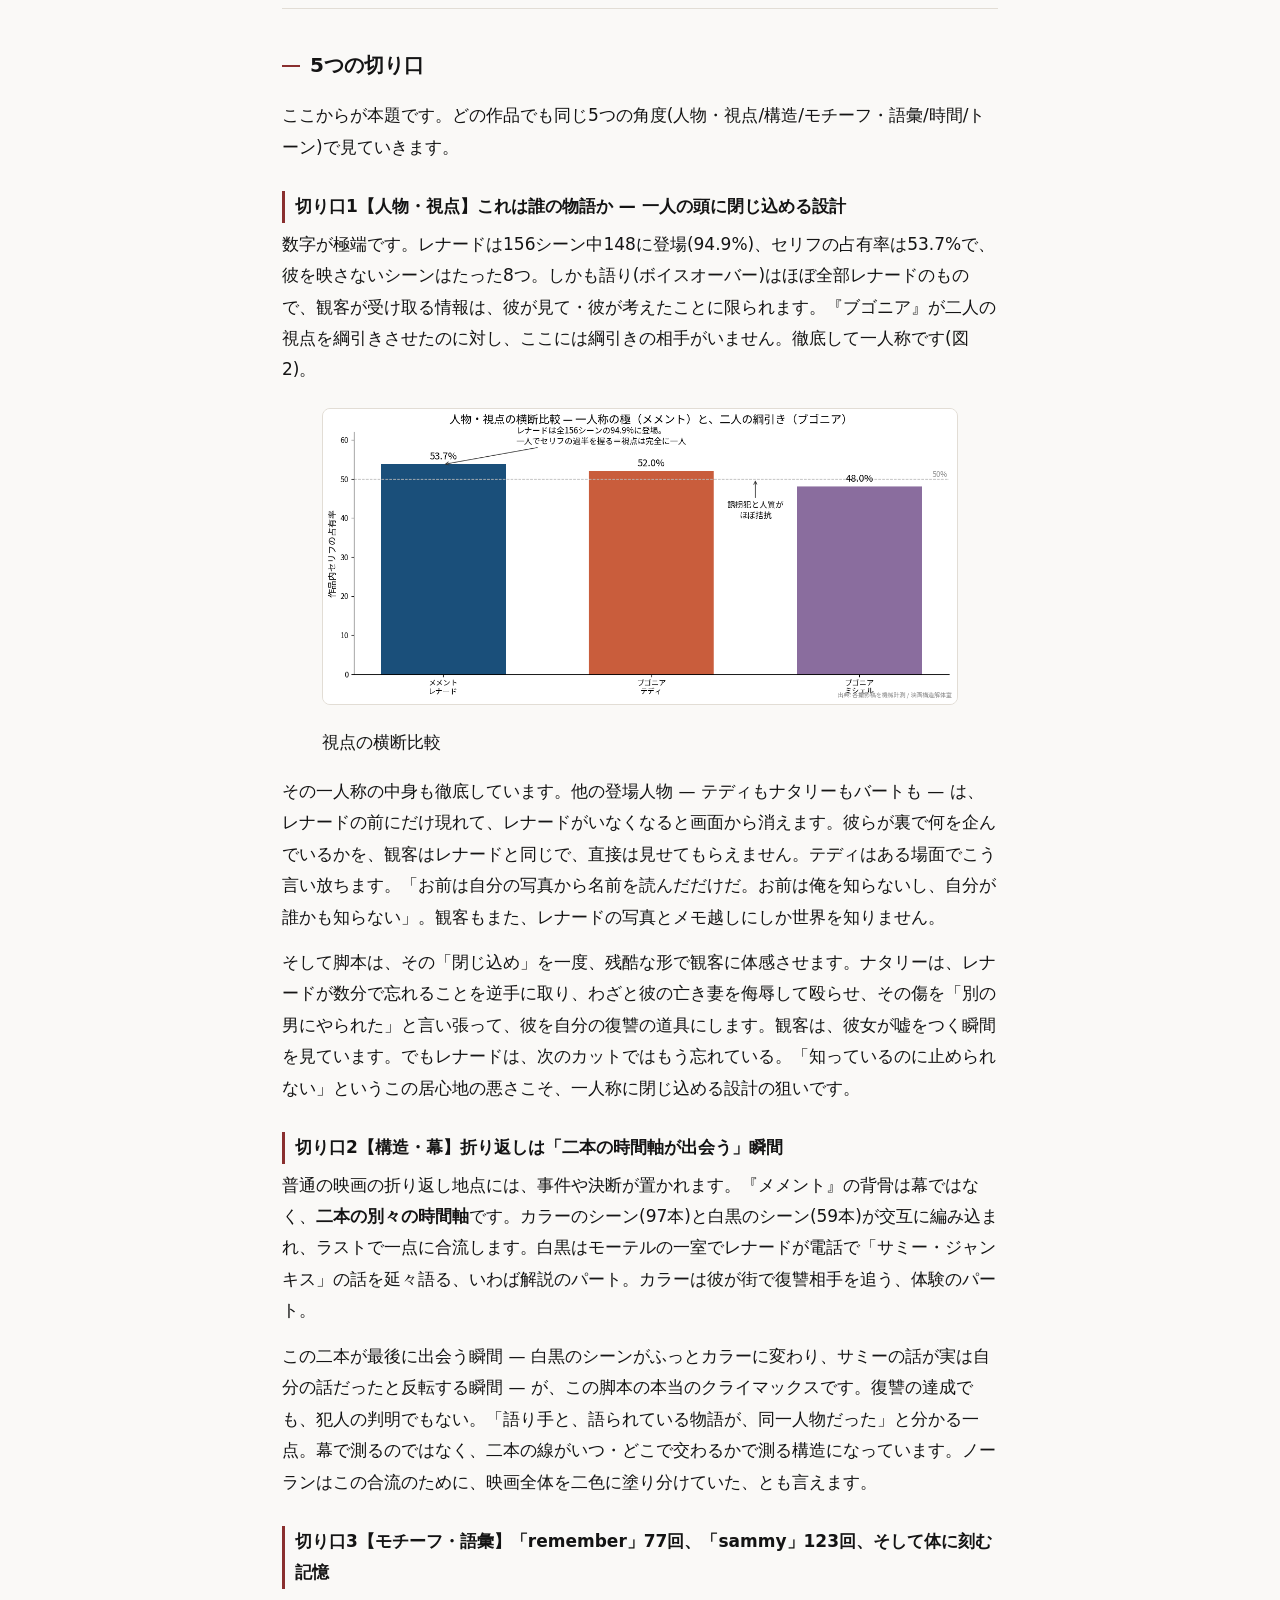
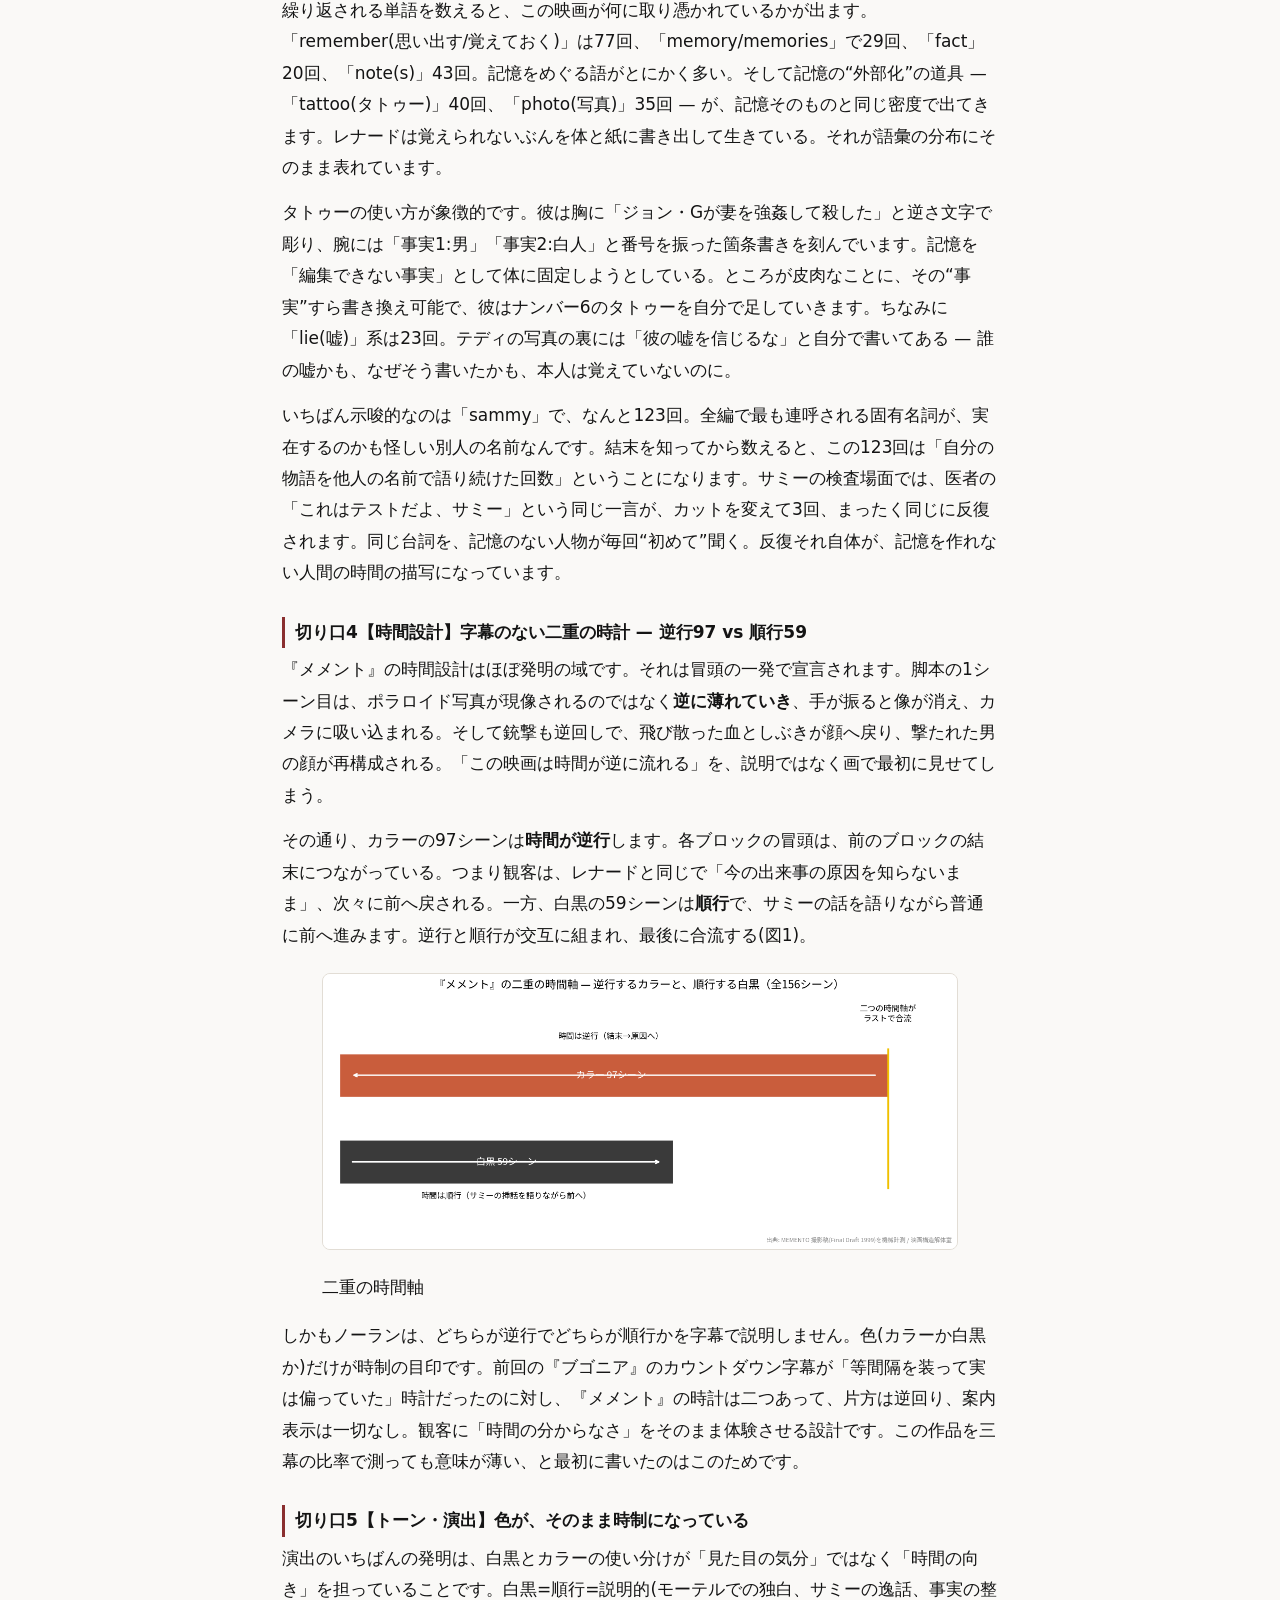
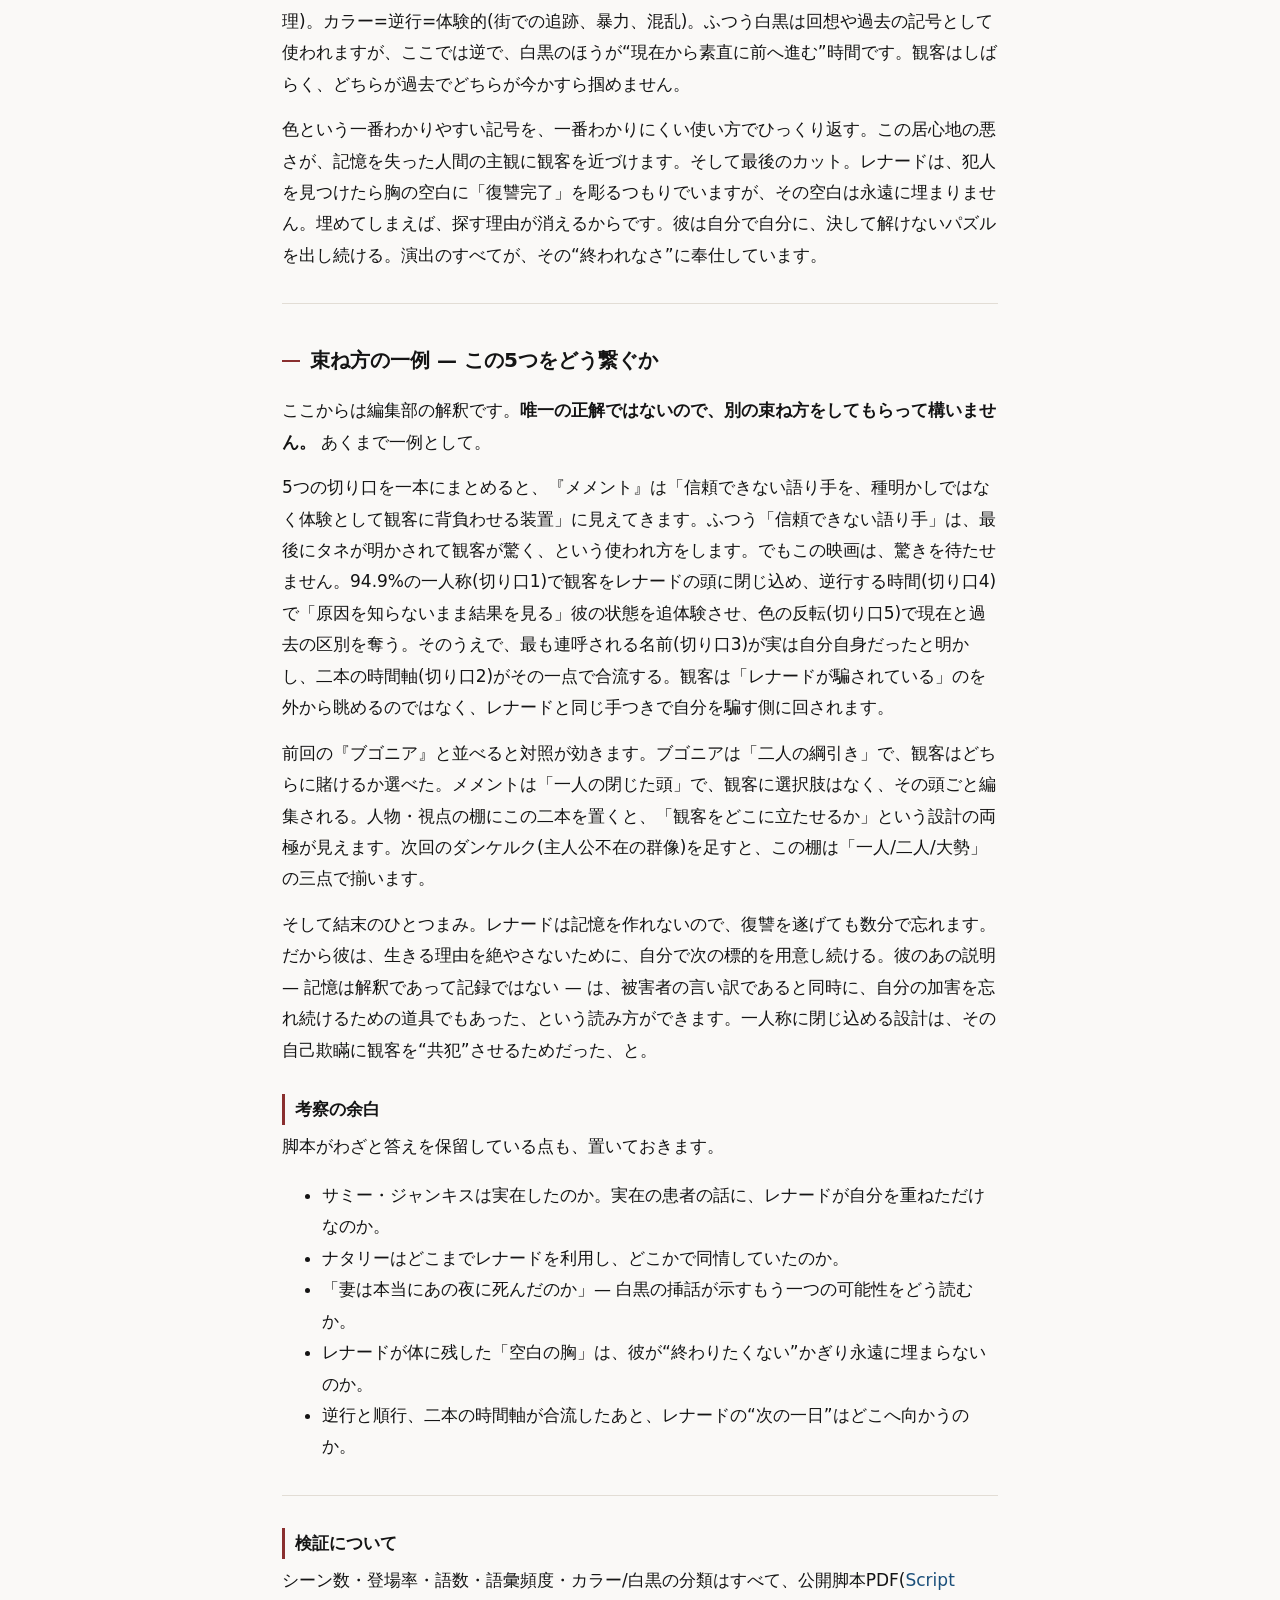
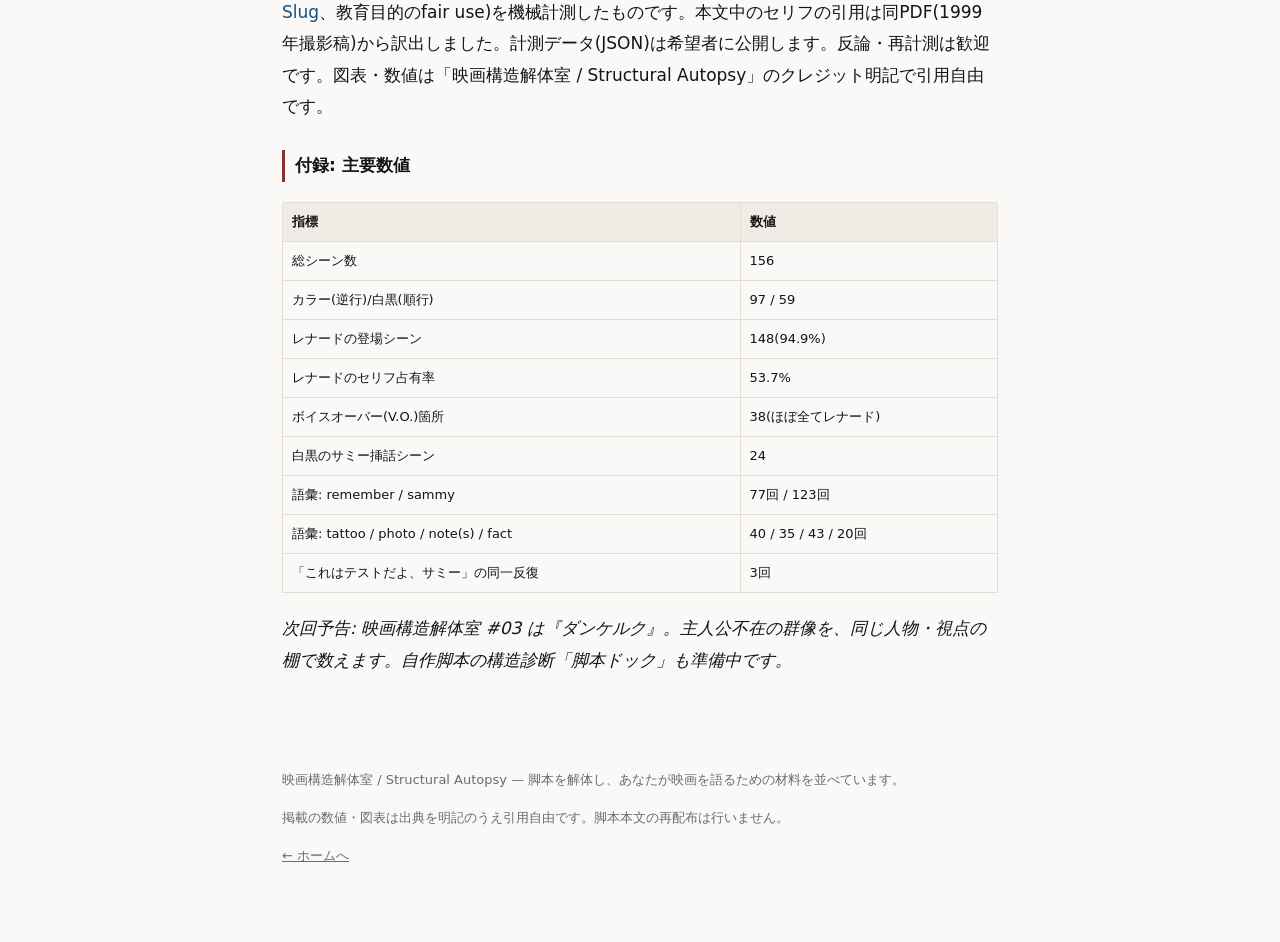
<file: memento.html>
<!DOCTYPE html>
<html lang="ja">
<head>
<meta charset="utf-8">
<meta name="viewport" content="width=device-width, initial-scale=1">
<title>『メメント』を数える | 映画構造解体室</title>
<meta name="description" content="『メメント』の脚本を5つの切り口で解体。全156シーンの94.9%が主人公レナード一人の視点だった。">
<meta property="og:title" content="『メメント』を数える — 全編の94.9%が、一人の壊れた頭の中">
<meta property="og:description" content="レナードは全156シーンの94.9%に登場、セリフの53.7%を占める。一人称の極を数える。">
<meta property="og:type" content="article">
<link rel="stylesheet" href="style.css">
</head>
<body>
<header class="site-head">
  <div class="wrap">
    <a class="brand" href="index.html">映画構造解体室<small>Structural Autopsy</small></a>
    <nav class="nav">
      <a href="index.html">ホーム</a>
      <a href="bugonia.html">解体した映画</a>
      <a href="dock.html">脚本の診断</a>
    </nav>
  </div>
</header>
<div class="article">
  <div class="wrap">
    <p class="kicker">映画構造解体室 #02 — Structural Autopsy</p>
    <h1>『メメント』を数える — 全編の94.9%が、一人の壊れた頭の中</h1>
    <p class="spoiler">※結末・ツイストまで全部書いています。鑑賞後にどうぞ。</p>
<p>『メメント』の撮影稿(全156シーン)をプログラムで数えてみると、主人公レナードは148シーン、つまり<strong>94.9%のシーンに登場</strong>していました。セリフも一人で<strong>53.7%</strong>を占め、ボイスオーバー(語り)にいたっては全38箇所がほぼ彼のもの。テディでもナタリーでもなく、レナードひとりが、この映画のほぼすべてです。ただし面白いのはその中身で、その唯一の視点が、10分ごとに記憶を失う壊れた頭だという点です。観客は最初から最後まで、信用できない一人の男の中に閉じ込められます。</p>
<p>前回の『ブゴニア』は、誘拐犯と人質がセリフを52対48でほぼ半々に分け合う「二人の綱引き」でした。今回はその正反対、「一人称の極」です。同じ棚(人物・視点)で並べると、映画が「これは誰の物語か」をどう設計するかの振れ幅が見えてきます。毎回この5つの角度で数えておくのは、そのためです。</p>
<p>数字はすべて公開されている脚本PDF(<a href="https://www.scriptslug.com/script/memento-2000">Script Slug掲載</a>、1999年の撮影稿)を実際に数えたもの。図や数字は、出典を書いてもらえれば引用歓迎です。</p>
<hr />
<h2 id="どういう映画か30秒で">どういう映画か(30秒で)</h2>
<p>レナードは、妻を殺した犯人「ジョン・G」を探して復讐しようとしています。ただし彼は事件のショックで前向性健忘になり、新しい記憶を数分しか保てません。だから手がかりをポラロイド写真とメモ、そして体中のタトゥーに刻んで生きています。彼を助けるらしい男テディ、事情のありそうな女ナタリー。話が進むほど、彼のメモが周囲の人間に操作され、復讐の相手がすり替えられていることが見えてきます。そして結末で明かされるのは、レナードが繰り返し語ってきた「サミー・ジャンキス」という別の健忘症患者の話が、実は彼自身の物語の投影で、彼はとっくに復讐を終えていて、生き続ける口実のために、自分で次の標的を作り出している、という事実です。原作はジョナサン・ノーランの短編、監督・脚本はクリストファー・ノーランです。</p>
<hr />
<h2 id="共通の地図-三幕構成で見る">共通の地図 — 三幕構成で見る</h2>
<p>本題の前に、いちばん有名な物差しである三幕構成を当ててみます。いらない方は次の章へどうぞ。</p>
<p>ところが『メメント』は、三幕構成がきれいに“壊れて”見える珍しい作品です。ふつう三幕なら、クライマックス(復讐の達成)は終盤に来ます。でもこの映画はカラーのシーンが<strong>時間を逆行</strong>するので、上映順ではいちばん最初に、レナードがテディを撃つ場面 — つまり物語の終点 — が置かれています。時系列に並べ直せば「事件→捜索→復讐」という素直な三幕なのに、ノーランはそれを結末から先頭へ、ブロックごとに裏返して並べています。観客が「幕」を感じられないように作られている、という言い方もできます。だからこの作品で意味を持つ地図は、幕の比率ではなく「時間をどう編んだか」の方です。それは切り口4で数えます。</p>
<hr />
<h2 id="つの切り口">5つの切り口</h2>
<p>ここからが本題です。どの作品でも同じ5つの角度(人物・視点/構造/モチーフ・語彙/時間/トーン)で見ていきます。</p>
<h3 id="切り口1人物視点これは誰の物語か-一人の頭に閉じ込める設計">切り口1【人物・視点】これは誰の物語か — 一人の頭に閉じ込める設計</h3>
<p>数字が極端です。レナードは156シーン中148に登場(94.9%)、セリフの占有率は53.7%で、彼を映さないシーンはたった8つ。しかも語り(ボイスオーバー)はほぼ全部レナードのもので、観客が受け取る情報は、彼が見て・彼が考えたことに限られます。『ブゴニア』が二人の視点を綱引きさせたのに対し、ここには綱引きの相手がいません。徹底して一人称です(図2)。</p>
<figure>
<img src="assets/memento_chart2.png" alt="" /><figcaption>視点の横断比較</figcaption>
</figure>
<p>その一人称の中身も徹底しています。他の登場人物 — テディもナタリーもバートも — は、レナードの前にだけ現れて、レナードがいなくなると画面から消えます。彼らが裏で何を企んでいるかを、観客はレナードと同じで、直接は見せてもらえません。テディはある場面でこう言い放ちます。「お前は自分の写真から名前を読んだだけだ。お前は俺を知らないし、自分が誰かも知らない」。観客もまた、レナードの写真とメモ越しにしか世界を知りません。</p>
<p>そして脚本は、その「閉じ込め」を一度、残酷な形で観客に体感させます。ナタリーは、レナードが数分で忘れることを逆手に取り、わざと彼の亡き妻を侮辱して殴らせ、その傷を「別の男にやられた」と言い張って、彼を自分の復讐の道具にします。観客は、彼女が嘘をつく瞬間を見ています。でもレナードは、次のカットではもう忘れている。「知っているのに止められない」というこの居心地の悪さこそ、一人称に閉じ込める設計の狙いです。</p>
<h3 id="切り口2構造幕折り返しは二本の時間軸が出会う瞬間">切り口2【構造・幕】折り返しは「二本の時間軸が出会う」瞬間</h3>
<p>普通の映画の折り返し地点には、事件や決断が置かれます。『メメント』の背骨は幕ではなく、<strong>二本の別々の時間軸</strong>です。カラーのシーン(97本)と白黒のシーン(59本)が交互に編み込まれ、ラストで一点に合流します。白黒はモーテルの一室でレナードが電話で「サミー・ジャンキス」の話を延々語る、いわば解説のパート。カラーは彼が街で復讐相手を追う、体験のパート。</p>
<p>この二本が最後に出会う瞬間 — 白黒のシーンがふっとカラーに変わり、サミーの話が実は自分の話だったと反転する瞬間 — が、この脚本の本当のクライマックスです。復讐の達成でも、犯人の判明でもない。「語り手と、語られている物語が、同一人物だった」と分かる一点。幕で測るのではなく、二本の線がいつ・どこで交わるかで測る構造になっています。ノーランはこの合流のために、映画全体を二色に塗り分けていた、とも言えます。</p>
<h3 id="切り口3モチーフ語彙remember77回sammy123回そして体に刻む記憶">切り口3【モチーフ・語彙】「remember」77回、「sammy」123回、そして体に刻む記憶</h3>
<p>繰り返される単語を数えると、この映画が何に取り憑かれているかが出ます。「remember(思い出す/覚えておく)」は77回、「memory/memories」で29回、「fact」20回、「note(s)」43回。記憶をめぐる語がとにかく多い。そして記憶の“外部化”の道具 — 「tattoo(タトゥー)」40回、「photo(写真)」35回 — が、記憶そのものと同じ密度で出てきます。レナードは覚えられないぶんを体と紙に書き出して生きている。それが語彙の分布にそのまま表れています。</p>
<p>タトゥーの使い方が象徴的です。彼は胸に「ジョン・Gが妻を強姦して殺した」と逆さ文字で彫り、腕には「事実1:男」「事実2:白人」と番号を振った箇条書きを刻んでいます。記憶を「編集できない事実」として体に固定しようとしている。ところが皮肉なことに、その“事実”すら書き換え可能で、彼はナンバー6のタトゥーを自分で足していきます。ちなみに「lie(嘘)」系は23回。テディの写真の裏には「彼の嘘を信じるな」と自分で書いてある — 誰の嘘かも、なぜそう書いたかも、本人は覚えていないのに。</p>
<p>いちばん示唆的なのは「sammy」で、なんと123回。全編で最も連呼される固有名詞が、実在するのかも怪しい別人の名前なんです。結末を知ってから数えると、この123回は「自分の物語を他人の名前で語り続けた回数」ということになります。サミーの検査場面では、医者の「これはテストだよ、サミー」という同じ一言が、カットを変えて3回、まったく同じに反復されます。同じ台詞を、記憶のない人物が毎回“初めて”聞く。反復それ自体が、記憶を作れない人間の時間の描写になっています。</p>
<h3 id="切り口4時間設計字幕のない二重の時計-逆行97-vs-順行59">切り口4【時間設計】字幕のない二重の時計 — 逆行97 vs 順行59</h3>
<p>『メメント』の時間設計はほぼ発明の域です。それは冒頭の一発で宣言されます。脚本の1シーン目は、ポラロイド写真が現像されるのではなく<strong>逆に薄れていき</strong>、手が振ると像が消え、カメラに吸い込まれる。そして銃撃も逆回しで、飛び散った血としぶきが顔へ戻り、撃たれた男の顔が再構成される。「この映画は時間が逆に流れる」を、説明ではなく画で最初に見せてしまう。</p>
<p>その通り、カラーの97シーンは<strong>時間が逆行</strong>します。各ブロックの冒頭は、前のブロックの結末につながっている。つまり観客は、レナードと同じで「今の出来事の原因を知らないまま」、次々に前へ戻される。一方、白黒の59シーンは<strong>順行</strong>で、サミーの話を語りながら普通に前へ進みます。逆行と順行が交互に組まれ、最後に合流する(図1)。</p>
<figure>
<img src="assets/memento_chart1.png" alt="" /><figcaption>二重の時間軸</figcaption>
</figure>
<p>しかもノーランは、どちらが逆行でどちらが順行かを字幕で説明しません。色(カラーか白黒か)だけが時制の目印です。前回の『ブゴニア』のカウントダウン字幕が「等間隔を装って実は偏っていた」時計だったのに対し、『メメント』の時計は二つあって、片方は逆回り、案内表示は一切なし。観客に「時間の分からなさ」をそのまま体験させる設計です。この作品を三幕の比率で測っても意味が薄い、と最初に書いたのはこのためです。</p>
<h3 id="切り口5トーン演出色がそのまま時制になっている">切り口5【トーン・演出】色が、そのまま時制になっている</h3>
<p>演出のいちばんの発明は、白黒とカラーの使い分けが「見た目の気分」ではなく「時間の向き」を担っていることです。白黒=順行=説明的(モーテルでの独白、サミーの逸話、事実の整理)。カラー=逆行=体験的(街での追跡、暴力、混乱)。ふつう白黒は回想や過去の記号として使われますが、ここでは逆で、白黒のほうが“現在から素直に前へ進む”時間です。観客はしばらく、どちらが過去でどちらが今かすら掴めません。</p>
<p>色という一番わかりやすい記号を、一番わかりにくい使い方でひっくり返す。この居心地の悪さが、記憶を失った人間の主観に観客を近づけます。そして最後のカット。レナードは、犯人を見つけたら胸の空白に「復讐完了」を彫るつもりでいますが、その空白は永遠に埋まりません。埋めてしまえば、探す理由が消えるからです。彼は自分で自分に、決して解けないパズルを出し続ける。演出のすべてが、その“終われなさ”に奉仕しています。</p>
<hr />
<h2 id="束ね方の一例-この5つをどう繋ぐか">束ね方の一例 — この5つをどう繋ぐか</h2>
<p>ここからは編集部の解釈です。<strong>唯一の正解ではないので、別の束ね方をしてもらって構いません。</strong> あくまで一例として。</p>
<p>5つの切り口を一本にまとめると、『メメント』は「信頼できない語り手を、種明かしではなく体験として観客に背負わせる装置」に見えてきます。ふつう「信頼できない語り手」は、最後にタネが明かされて観客が驚く、という使われ方をします。でもこの映画は、驚きを待たせません。94.9%の一人称(切り口1)で観客をレナードの頭に閉じ込め、逆行する時間(切り口4)で「原因を知らないまま結果を見る」彼の状態を追体験させ、色の反転(切り口5)で現在と過去の区別を奪う。そのうえで、最も連呼される名前(切り口3)が実は自分自身だったと明かし、二本の時間軸(切り口2)がその一点で合流する。観客は「レナードが騙されている」のを外から眺めるのではなく、レナードと同じ手つきで自分を騙す側に回されます。</p>
<p>前回の『ブゴニア』と並べると対照が効きます。ブゴニアは「二人の綱引き」で、観客はどちらに賭けるか選べた。メメントは「一人の閉じた頭」で、観客に選択肢はなく、その頭ごと編集される。人物・視点の棚にこの二本を置くと、「観客をどこに立たせるか」という設計の両極が見えます。次回のダンケルク(主人公不在の群像)を足すと、この棚は「一人/二人/大勢」の三点で揃います。</p>
<p>そして結末のひとつまみ。レナードは記憶を作れないので、復讐を遂げても数分で忘れます。だから彼は、生きる理由を絶やさないために、自分で次の標的を用意し続ける。彼のあの説明 — 記憶は解釈であって記録ではない — は、被害者の言い訳であると同時に、自分の加害を忘れ続けるための道具でもあった、という読み方ができます。一人称に閉じ込める設計は、その自己欺瞞に観客を“共犯”させるためだった、と。</p>
<h3 id="考察の余白">考察の余白</h3>
<p>脚本がわざと答えを保留している点も、置いておきます。</p>
<ul>
<li>サミー・ジャンキスは実在したのか。実在の患者の話に、レナードが自分を重ねただけなのか。</li>
<li>ナタリーはどこまでレナードを利用し、どこかで同情していたのか。</li>
<li>「妻は本当にあの夜に死んだのか」— 白黒の挿話が示すもう一つの可能性をどう読むか。</li>
<li>レナードが体に残した「空白の胸」は、彼が“終わりたくない”かぎり永遠に埋まらないのか。</li>
<li>逆行と順行、二本の時間軸が合流したあと、レナードの“次の一日”はどこへ向かうのか。</li>
</ul>
<hr />
<h3 id="検証について">検証について</h3>
<p>シーン数・登場率・語数・語彙頻度・カラー/白黒の分類はすべて、公開脚本PDF(<a href="https://www.scriptslug.com/script/memento-2000">Script Slug</a>、教育目的のfair use)を機械計測したものです。本文中のセリフの引用は同PDF(1999年撮影稿)から訳出しました。計測データ(JSON)は希望者に公開します。反論・再計測は歓迎です。図表・数値は「映画構造解体室 / Structural Autopsy」のクレジット明記で引用自由です。</p>
<h3 id="付録-主要数値">付録: 主要数値</h3>
<table>
<thead>
<tr class="header">
<th>指標</th>
<th>数値</th>
</tr>
</thead>
<tbody>
<tr class="odd">
<td>総シーン数</td>
<td>156</td>
</tr>
<tr class="even">
<td>カラー(逆行)/白黒(順行)</td>
<td>97 / 59</td>
</tr>
<tr class="odd">
<td>レナードの登場シーン</td>
<td>148(94.9%)</td>
</tr>
<tr class="even">
<td>レナードのセリフ占有率</td>
<td>53.7%</td>
</tr>
<tr class="odd">
<td>ボイスオーバー(V.O.)箇所</td>
<td>38(ほぼ全てレナード)</td>
</tr>
<tr class="even">
<td>白黒のサミー挿話シーン</td>
<td>24</td>
</tr>
<tr class="odd">
<td>語彙: remember / sammy</td>
<td>77回 / 123回</td>
</tr>
<tr class="even">
<td>語彙: tattoo / photo / note(s) / fact</td>
<td>40 / 35 / 43 / 20回</td>
</tr>
<tr class="odd">
<td>「これはテストだよ、サミー」の同一反復</td>
<td>3回</td>
</tr>
</tbody>
</table>
<p><em>次回予告: 映画構造解体室 #03 は『ダンケルク』。主人公不在の群像を、同じ人物・視点の棚で数えます。自作脚本の構造診断「脚本ドック」も準備中です。</em></p>
  </div>
</div>
<footer class="site-foot">
  <div class="wrap">
    <p>映画構造解体室 / Structural Autopsy — 脚本を解体し、あなたが映画を語るための材料を並べています。</p>
    <p>掲載の数値・図表は出典を明記のうえ引用自由です。脚本本文の再配布は行いません。</p>
    <p><a href="index.html">← ホームへ</a></p>
  </div>
</footer>
<!-- Cloudflare Web Analytics --><script defer src="https://static.cloudflareinsights.com/beacon.min.js" data-cf-beacon='{"token": "09574a74dbfd4d34b3678c488ac3f23f"}'></script><!-- End Cloudflare Web Analytics -->
</body>
</html>
</file>
<file: style.css>
:root{
  --ink:#141414; --paper:#faf9f7; --muted:#6b6b6b; --line:#e2ddd5;
  --accent:#8a2f2f; --accent2:#1a4f7a; --card:#ffffff; --code:#f0ece5;
  --maxw:760px;
}
*{box-sizing:border-box}
html{-webkit-text-size-adjust:100%}
body{
  margin:0; background:var(--paper); color:var(--ink);
  font-family:"Hiragino Kaku Gothic ProN","Yu Gothic",system-ui,-apple-system,"Segoe UI",Roboto,sans-serif;
  line-height:1.85; font-size:17px;
}
a{color:var(--accent2); text-decoration:none}
a:hover{text-decoration:underline}
.wrap{max-width:var(--maxw); margin:0 auto; padding:0 22px}

/* header */
.site-head{border-bottom:1px solid var(--line); background:var(--paper)}
.site-head .wrap{display:flex; align-items:baseline; justify-content:space-between; padding-top:20px; padding-bottom:18px; flex-wrap:wrap; gap:8px}
.brand{font-weight:700; font-size:20px; letter-spacing:.02em; color:var(--ink); text-decoration:none; display:inline-block}
.brand:hover{text-decoration:none; opacity:.7}
.brand small{display:block; font-weight:400; font-size:12px; letter-spacing:.18em; color:var(--muted); text-transform:uppercase; margin-top:2px}
.nav a{margin-left:18px; font-size:14px; color:var(--muted)}
.nav a:hover{color:var(--ink)}

/* hero */
.hero{padding:64px 0 40px; border-bottom:1px solid var(--line)}
.hero h1{font-size:30px; line-height:1.5; margin:0 0 18px; font-weight:700}
.hero .lead{font-size:18px; color:var(--ink); margin:0 0 10px}
.hero .sub{font-size:15px; color:var(--accent); font-weight:700; margin:0}
.hero .en{font-size:12px; letter-spacing:.22em; color:var(--muted); text-transform:uppercase; margin:0 0 22px}

/* sections */
section{padding:38px 0; border-bottom:1px solid var(--line)}
h2{font-size:21px; font-weight:700; margin:0 0 16px; display:flex; align-items:center; gap:10px}
h2::before{content:""; width:18px; height:2px; background:var(--accent); display:inline-block}
h3{font-size:16px; margin:26px 0 6px}
p{margin:0 0 14px}
.muted{color:var(--muted); font-size:14px}

/* shelf grid */
.shelves{display:grid; grid-template-columns:1fr 1fr; gap:14px; margin-top:8px}
.shelf{background:var(--card); border:1px solid var(--line); border-radius:12px; padding:16px 18px}
.shelf .n{font-size:12px; letter-spacing:.14em; color:var(--accent); font-weight:700}
.shelf h4{margin:4px 0 6px; font-size:15px}
.shelf p{margin:0; font-size:13.5px; color:var(--muted); line-height:1.7}
@media(max-width:620px){.shelves{grid-template-columns:1fr}}

/* article card list */
.entry{display:block; background:var(--card); border:1px solid var(--line); border-radius:12px; padding:20px 22px; margin-bottom:14px}
.entry:hover{border-color:var(--accent2); text-decoration:none}
.entry .tag{font-size:12px; letter-spacing:.12em; color:var(--muted)}
.entry h3{margin:6px 0 6px; color:var(--ink); font-size:18px}
.entry p{margin:0; color:var(--muted); font-size:14px}

/* callout */
.callout{background:var(--code); border-radius:12px; padding:16px 20px; font-size:14.5px}
.callout strong{color:var(--accent)}

/* buttons */
.btn{display:inline-block; background:var(--ink); color:#fff; padding:11px 22px; border-radius:999px; font-size:14px; font-weight:700}
.btn:hover{background:var(--accent); text-decoration:none}

/* article body */
.article{padding:44px 0}
.article h1{font-size:27px; line-height:1.5; margin:0 0 6px}
.article .kicker{font-size:12px; letter-spacing:.2em; color:var(--accent); text-transform:uppercase; margin:0 0 20px}
.article h2{font-size:20px; margin-top:38px}
.article h3{font-size:17px; margin-top:28px; border-left:3px solid var(--accent); padding-left:10px}
.article img{max-width:100%; height:auto; display:block; margin:22px auto; border:1px solid var(--line); border-radius:8px}
.article table{border-collapse:collapse; width:100%; font-size:13px; margin:20px 0}
.article th,.article td{border:1px solid var(--line); padding:7px 9px; text-align:left; vertical-align:top}
.article th{background:var(--code); font-weight:700}
.article blockquote{margin:0 0 16px; padding:10px 16px; background:var(--code); border-radius:8px; color:var(--muted); font-size:14px}
.article hr{border:0; border-top:1px solid var(--line); margin:32px 0}
.article code{background:var(--code); padding:1px 5px; border-radius:4px; font-size:.92em}
.spoiler{background:var(--accent); color:#fff; padding:10px 16px; border-radius:8px; font-size:14px; font-weight:700; margin:0 0 24px}

/* footer */
.site-foot{padding:34px 0 60px; color:var(--muted); font-size:13px}
.site-foot a{color:var(--muted); text-decoration:underline}
</file>
